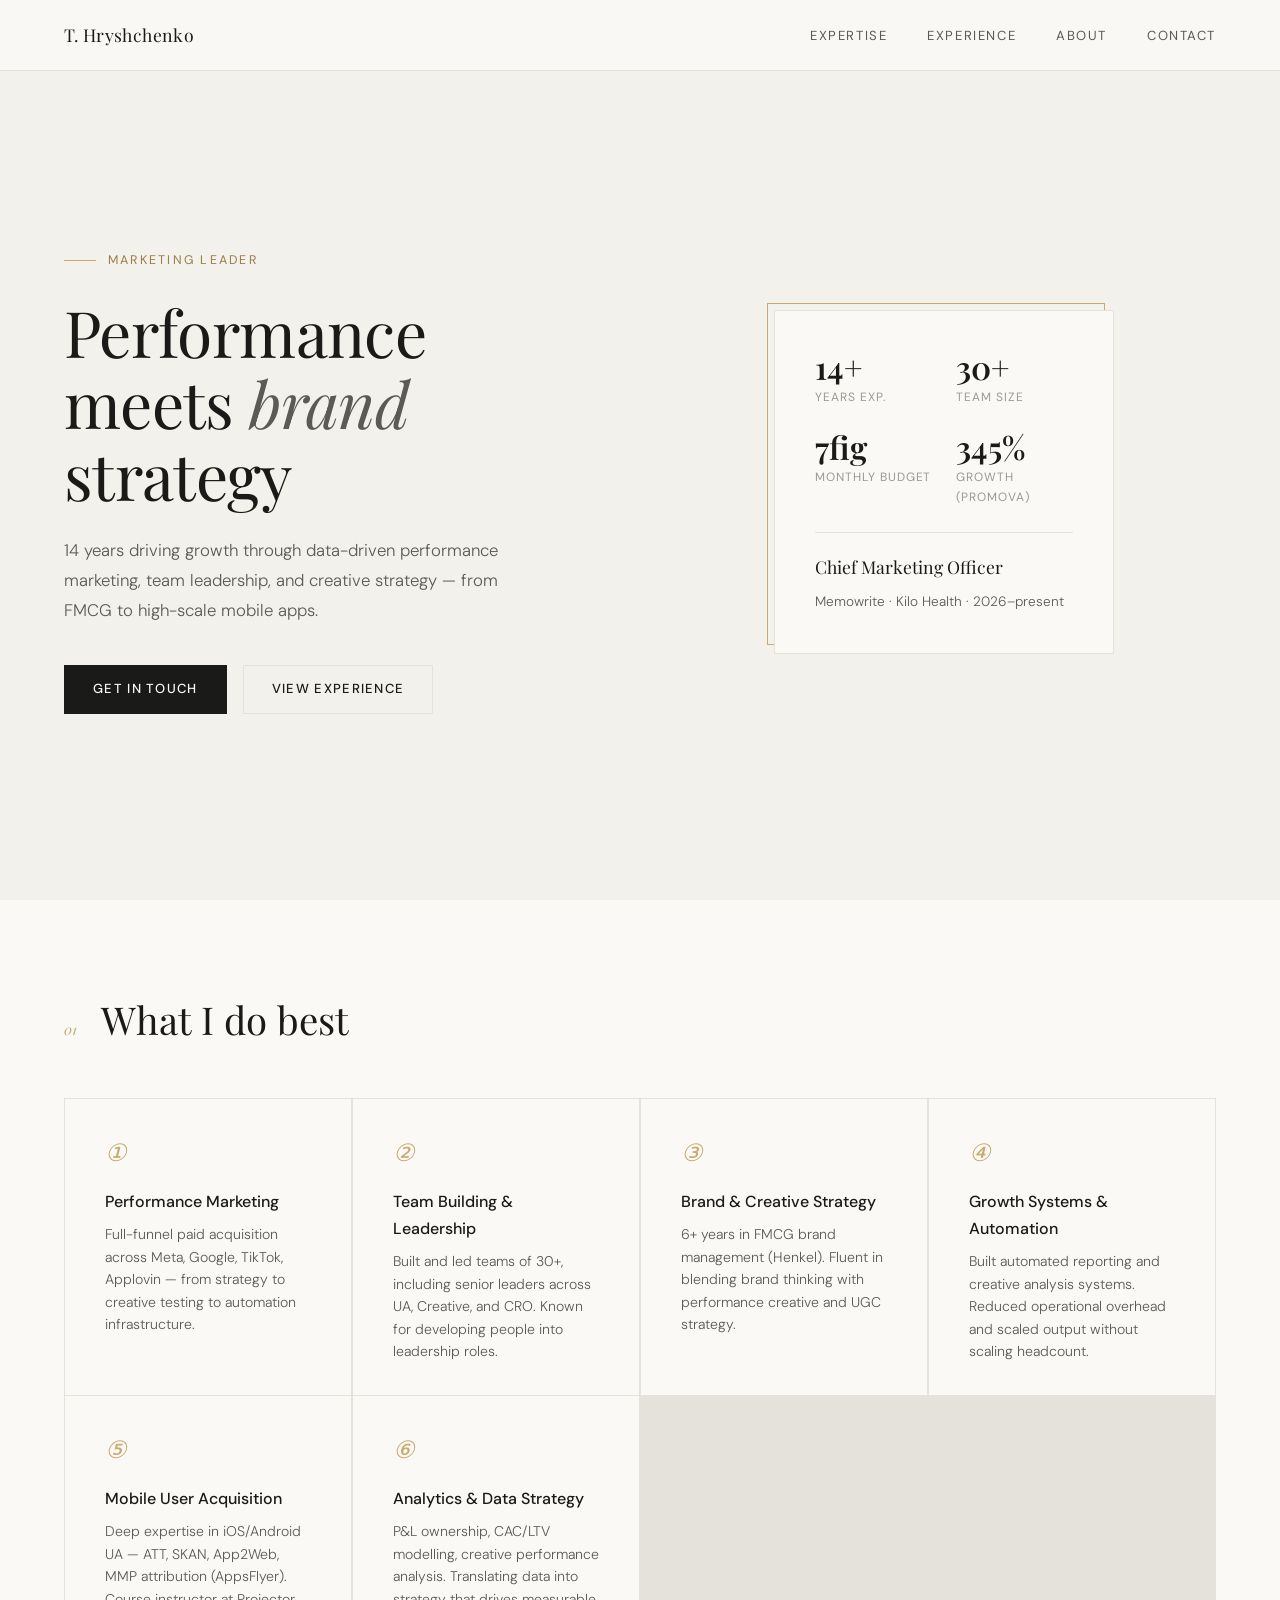
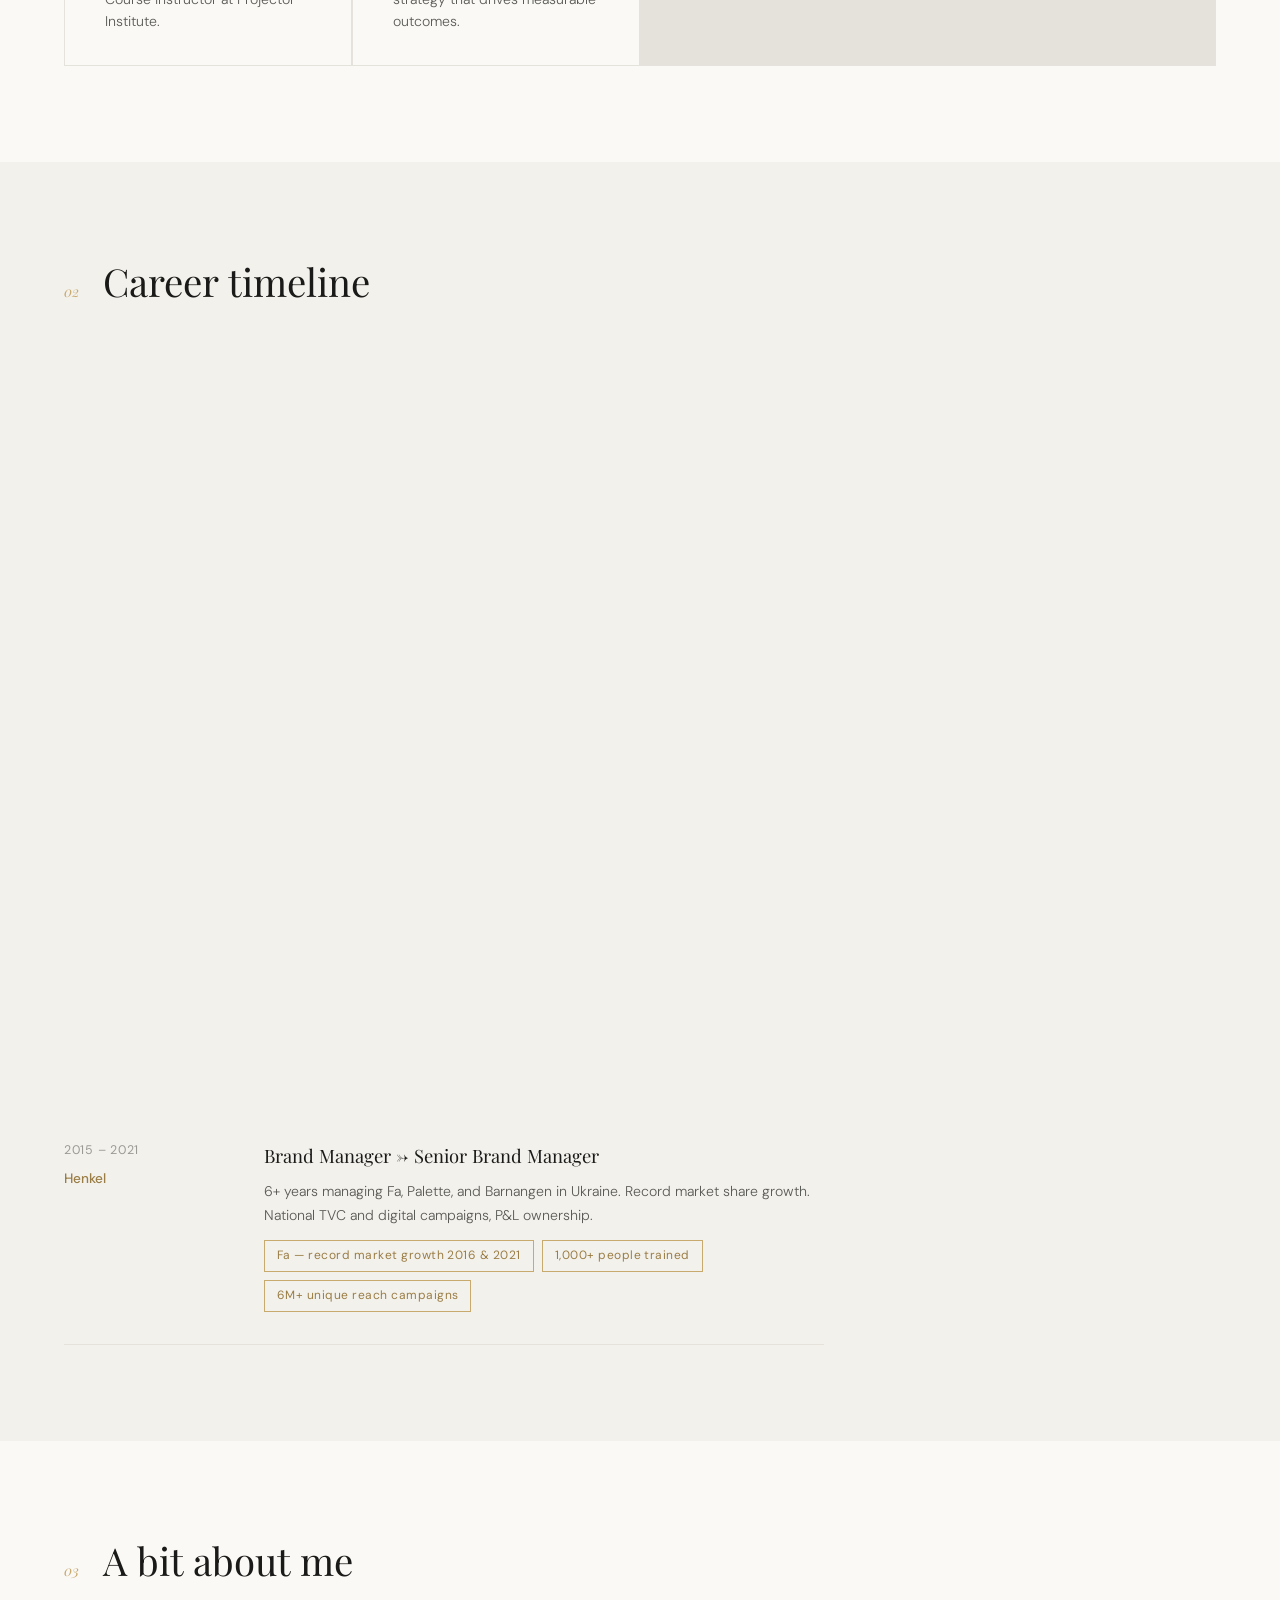
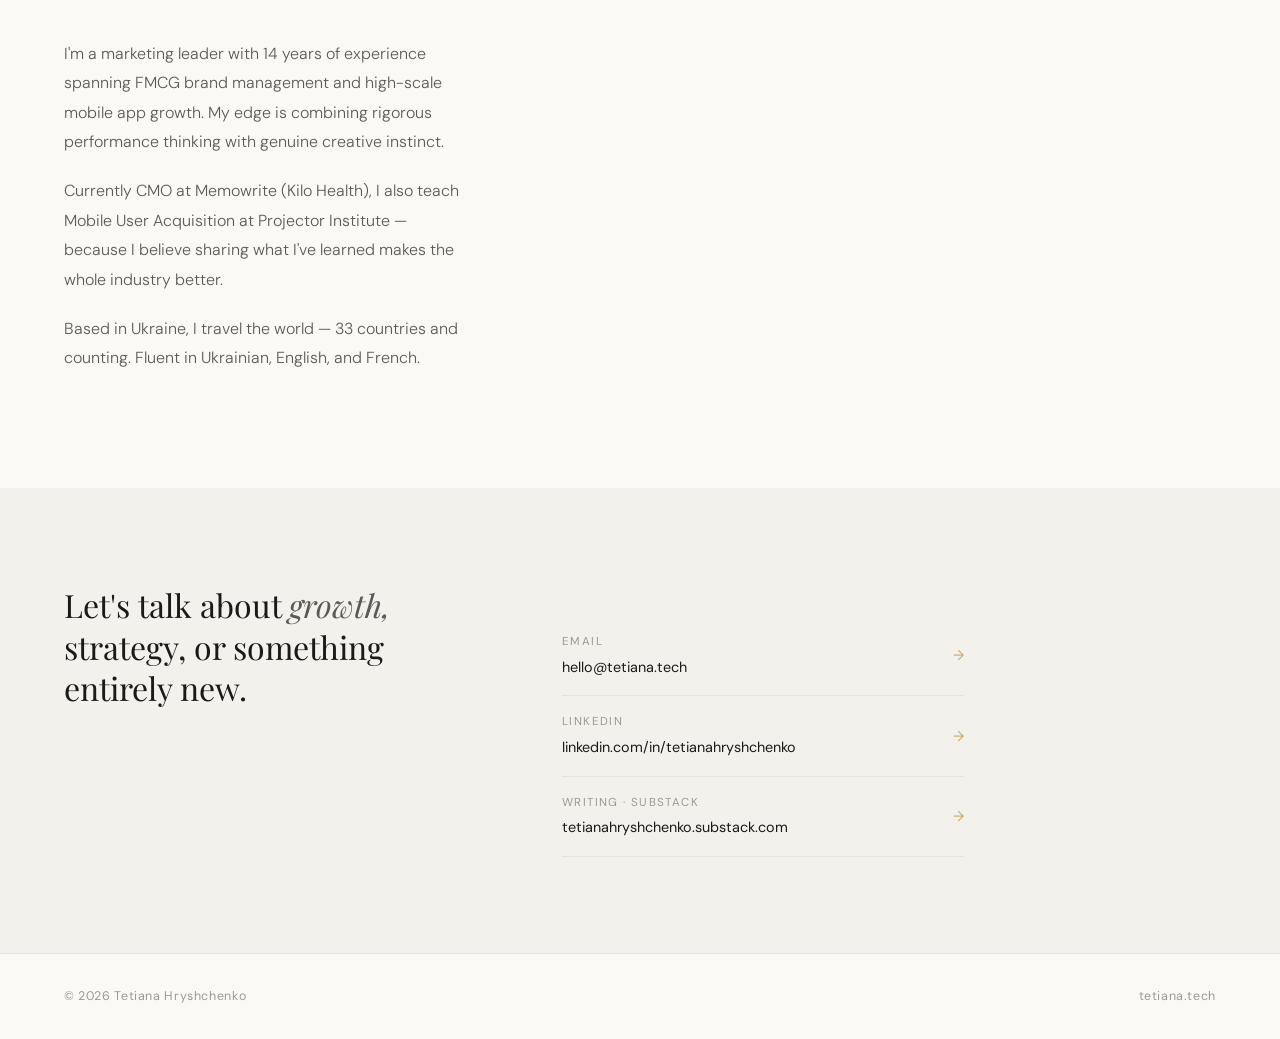
<file: index.html>
<!DOCTYPE html>
<html lang="en">
<head>
<meta charset="UTF-8">
<meta name="viewport" content="width=device-width, initial-scale=1.0">
<title>Tetiana Hryshchenko — Marketing Leader</title>
<link rel="preconnect" href="https://fonts.googleapis.com">
<link href="https://fonts.googleapis.com/css2?family=Playfair+Display:ital,wght@0,400;0,600;1,400&family=DM+Sans:wght@300;400;500&display=swap" rel="stylesheet">
<style>
  *, *::before, *::after { box-sizing: border-box; margin: 0; padding: 0; }

  :root {
    --ink: #1a1a18;
    --ink-soft: #5a5a56;
    --ink-muted: #9a9a94;
    --paper: #faf9f6;
    --paper-warm: #f3f1ec;
    --accent: #c8a96e;
    --accent-dark: #9a7d45;
    --line: #e4e2db;
  }

  html { scroll-behavior: smooth; }

  body {
    font-family: 'DM Sans', sans-serif;
    background: var(--paper);
    color: var(--ink);
    font-size: 16px;
    line-height: 1.7;
    overflow-x: hidden;
  }

  /* NAV */
  nav {
    position: fixed; top: 0; left: 0; right: 0; z-index: 100;
    display: flex; align-items: center; justify-content: space-between;
    padding: 1.25rem 4rem;
    background: rgba(250,249,246,0.92);
    backdrop-filter: blur(12px);
    border-bottom: 0.5px solid var(--line);
  }

  .nav-logo {
    font-family: 'Playfair Display', serif;
    font-size: 1.1rem;
    color: var(--ink);
    text-decoration: none;
    letter-spacing: 0.02em;
  }

  .nav-links { display: flex; gap: 2.5rem; list-style: none; }
  .nav-links a {
    font-size: 0.82rem;
    letter-spacing: 0.12em;
    text-transform: uppercase;
    color: var(--ink-soft);
    text-decoration: none;
    transition: color 0.2s;
  }
  .nav-links a:hover { color: var(--ink); }
  .nav-links .nav-product a {
    display: inline-flex; align-items: center; min-height: 44px;
    padding: 0 0.9rem; border: 1px solid var(--line);
    border-radius: 999px; color: var(--accent-dark);
    font-size: 0.875rem; text-transform: none; letter-spacing: 0.04em;
  }
  .nav-links .nav-product a:hover { border-color: var(--accent); }
  .nav-links { align-items: center; }

  /* HERO */
  .hero {
    min-height: 100vh;
    display: grid;
    grid-template-columns: 1fr 1fr;
    align-items: center;
    padding: 8rem 4rem 4rem;
    gap: 4rem;
    position: relative;
  }

  .hero::before {
    content: '';
    position: absolute;
    top: 0; right: 0;
    width: 45%;
    height: 100%;
    background: var(--paper-warm);
    z-index: 0;
  }

  .hero-text { position: relative; z-index: 1; }

  .hero-eyebrow {
    font-size: 0.78rem;
    letter-spacing: 0.18em;
    text-transform: uppercase;
    color: var(--accent-dark);
    margin-bottom: 1.5rem;
    display: flex;
    align-items: center;
    gap: 0.75rem;
  }

  .hero-eyebrow::before {
    content: '';
    display: inline-block;
    width: 2rem;
    height: 1px;
    background: var(--accent);
  }

  h1 {
    font-family: 'Playfair Display', serif;
    font-size: clamp(2.8rem, 5vw, 4.2rem);
    font-weight: 400;
    line-height: 1.12;
    letter-spacing: -0.01em;
    margin-bottom: 1.5rem;
  }

  h1 em {
    font-style: italic;
    color: var(--ink-soft);
  }

  .hero-desc {
    font-size: 1.05rem;
    color: var(--ink-soft);
    max-width: 460px;
    margin-bottom: 2.5rem;
    font-weight: 300;
    line-height: 1.8;
  }

  .cta-row { display: flex; gap: 1rem; flex-wrap: wrap; }

  .btn {
    display: inline-block;
    padding: 0.75rem 1.75rem;
    font-size: 0.82rem;
    letter-spacing: 0.1em;
    text-transform: uppercase;
    text-decoration: none;
    font-family: 'DM Sans', sans-serif;
    font-weight: 500;
    transition: all 0.2s;
    cursor: pointer;
  }

  .btn-primary {
    background: var(--ink);
    color: var(--paper);
    border: 1px solid var(--ink);
  }
  .btn-primary:hover { background: var(--ink-soft); border-color: var(--ink-soft); }

  .btn-outline {
    background: transparent;
    color: var(--ink);
    border: 1px solid var(--line);
  }
  .btn-outline:hover { border-color: var(--ink-soft); }

  .hero-visual {
    position: relative; z-index: 1;
    display: flex;
    align-items: flex-end;
    justify-content: center;
    padding: 2rem;
  }

  .hero-card {
    background: var(--paper);
    border: 0.5px solid var(--line);
    padding: 2.5rem;
    max-width: 340px;
    width: 100%;
    position: relative;
  }

  .hero-card::before {
    content: '';
    position: absolute;
    top: -8px; left: -8px;
    right: 8px; bottom: 8px;
    border: 0.5px solid var(--accent);
    z-index: -1;
  }

  .stat-row {
    display: grid;
    grid-template-columns: 1fr 1fr;
    gap: 1.5rem;
    margin-bottom: 1.5rem;
  }

  .stat-item { }
  .stat-num {
    font-family: 'Playfair Display', serif;
    font-size: 2rem;
    font-weight: 600;
    line-height: 1;
    color: var(--ink);
  }
  .stat-label {
    font-size: 0.75rem;
    color: var(--ink-muted);
    letter-spacing: 0.08em;
    text-transform: uppercase;
    margin-top: 0.25rem;
  }

  .hero-card-title {
    font-family: 'Playfair Display', serif;
    font-size: 1.1rem;
    margin-bottom: 0.5rem;
  }

  .hero-card-sub {
    font-size: 0.85rem;
    color: var(--ink-soft);
    font-weight: 300;
  }

  .hero-card-divider {
    height: 0.5px;
    background: var(--line);
    margin: 1.25rem 0;
  }

  /* SECTIONS */
  section { padding: 6rem 4rem; }
  section:nth-child(even) { background: var(--paper-warm); }

  .section-header {
    display: flex;
    align-items: baseline;
    gap: 1.5rem;
    margin-bottom: 3.5rem;
  }

  .section-num {
    font-family: 'Playfair Display', serif;
    font-size: 0.9rem;
    color: var(--accent);
    font-style: italic;
  }

  h2 {
    font-family: 'Playfair Display', serif;
    font-size: clamp(1.8rem, 3vw, 2.4rem);
    font-weight: 400;
    line-height: 1.2;
  }

  /* EXPERTISE */
  .expertise-grid {
    display: grid;
    grid-template-columns: repeat(auto-fit, minmax(260px, 1fr));
    gap: 1.5px;
    background: var(--line);
    border: 0.5px solid var(--line);
  }

  .expertise-cell {
    background: var(--paper);
    padding: 2rem 2.5rem;
    transition: background 0.2s;
  }

  .expertise-cell:hover { background: var(--paper-warm); }

  .expertise-icon {
    font-size: 1.5rem;
    margin-bottom: 1rem;
    color: var(--accent);
    font-family: 'Playfair Display', serif;
    font-style: italic;
  }

  .expertise-title {
    font-weight: 500;
    font-size: 1rem;
    margin-bottom: 0.5rem;
  }

  .expertise-desc {
    font-size: 0.88rem;
    color: var(--ink-soft);
    line-height: 1.6;
    font-weight: 300;
  }

  /* EXPERIENCE */
  .timeline { max-width: 760px; }

  .timeline-item {
    display: grid;
    grid-template-columns: 160px 1fr;
    gap: 2.5rem;
    padding: 2rem 0;
    border-bottom: 0.5px solid var(--line);
    position: relative;
  }

  .timeline-item:first-child { padding-top: 0; }

  .timeline-left { }

  .timeline-period {
    font-size: 0.78rem;
    color: var(--ink-muted);
    letter-spacing: 0.06em;
    margin-bottom: 0.35rem;
  }

  .timeline-company {
    font-size: 0.85rem;
    color: var(--accent-dark);
    font-weight: 500;
  }

  .timeline-right { }

  .timeline-role {
    font-family: 'Playfair Display', serif;
    font-size: 1.15rem;
    margin-bottom: 0.5rem;
    font-weight: 400;
  }

  .timeline-desc {
    font-size: 0.88rem;
    color: var(--ink-soft);
    font-weight: 300;
    line-height: 1.7;
  }

  .timeline-highlights {
    list-style: none;
    margin-top: 0.75rem;
    display: flex;
    flex-wrap: wrap;
    gap: 0.5rem;
  }

  .timeline-highlights li {
    font-size: 0.75rem;
    padding: 0.3rem 0.75rem;
    border: 0.5px solid var(--accent);
    color: var(--accent-dark);
    letter-spacing: 0.04em;
  }

  /* ABOUT */
  .about-grid {
    display: grid;
    grid-template-columns: 1fr 1fr;
    gap: 6rem;
    align-items: start;
    max-width: 900px;
  }

  .about-text p {
    color: var(--ink-soft);
    font-weight: 300;
    line-height: 1.85;
    margin-bottom: 1.2rem;
    font-size: 1rem;
  }

  .about-list { list-style: none; }
  .about-list li {
    padding: 0.6rem 0;
    border-bottom: 0.5px solid var(--line);
    font-size: 0.88rem;
    color: var(--ink-soft);
    display: flex;
    gap: 0.75rem;
    align-items: center;
  }
  .about-list li::before {
    content: '—';
    color: var(--accent);
    flex-shrink: 0;
  }

  /* CONTACT */
  .contact-inner {
    display: grid;
    grid-template-columns: 1fr 1fr;
    gap: 6rem;
    align-items: start;
    max-width: 900px;
  }

  .contact-text {
    font-family: 'Playfair Display', serif;
    font-size: clamp(1.6rem, 2.5vw, 2.2rem);
    font-weight: 400;
    line-height: 1.3;
    color: var(--ink);
  }

  .contact-text em {
    font-style: italic;
    color: var(--ink-soft);
  }

  .contact-links { list-style: none; margin-top: 2rem; }
  .contact-links li {
    padding: 1rem 0;
    border-bottom: 0.5px solid var(--line);
  }
  .contact-links a {
    text-decoration: none;
    color: var(--ink);
    font-size: 0.9rem;
    display: flex;
    align-items: center;
    justify-content: space-between;
    transition: color 0.2s;
  }
  .contact-links a:hover { color: var(--accent-dark); }
  .contact-links .link-label {
    font-size: 0.72rem;
    letter-spacing: 0.12em;
    text-transform: uppercase;
    color: var(--ink-muted);
    margin-bottom: 0.2rem;
  }
  .contact-links .arrow { color: var(--accent); }

  /* FOOTER */
  footer {
    padding: 2rem 4rem;
    border-top: 0.5px solid var(--line);
    display: flex;
    justify-content: space-between;
    align-items: center;
    font-size: 0.78rem;
    color: var(--ink-muted);
    letter-spacing: 0.05em;
  }

  /* ANIMATIONS */
  .fade-up {
    opacity: 0;
    transform: translateY(24px);
    transition: opacity 0.7s ease, transform 0.7s ease;
  }
  .fade-up.visible {
    opacity: 1;
    transform: none;
  }

  /* RESPONSIVE */
  @media (max-width: 900px) {
    nav { padding: 1rem 1.5rem; }
    .nav-links { display: flex; gap: 0; }
    .nav-links li:not(.nav-product) { display: none; }
    .hero { grid-template-columns: 1fr; padding: 6rem 1.5rem 3rem; min-height: auto; }
    .hero::before { display: none; }
    .hero-visual { display: none; }
    section { padding: 4rem 1.5rem; }
    .timeline-item { grid-template-columns: 1fr; gap: 0.5rem; }
    .about-grid, .contact-inner { grid-template-columns: 1fr; gap: 2.5rem; }
    footer { padding: 1.5rem; flex-direction: column; gap: 0.5rem; text-align: center; }
  }
</style>
</head>
<body>

<nav>
  <a href="#" class="nav-logo">T. Hryshchenko</a>
  <ul class="nav-links">
    <li><a href="#expertise">Expertise</a></li>
    <li><a href="#experience">Experience</a></li>
    <li><a href="#about">About</a></li>
    <li><a href="#contact">Contact</a></li>
    <!-- Show after the public App Store release. See docs/cutecat-release.md. -->
    <li class="nav-product" hidden><a href="/cutecat/">CuteCat</a></li>
  </ul>
</nav>

<!-- HERO -->
<section class="hero" id="top">
  <div class="hero-text">
    <div class="hero-eyebrow">Marketing Leader</div>
    <h1>Performance<br>meets <em>brand</em><br>strategy</h1>
    <p class="hero-desc">14 years driving growth through data-driven performance marketing, team leadership, and creative strategy — from FMCG to high-scale mobile apps.</p>
    <div class="cta-row">
      <a href="#contact" class="btn btn-primary">Get in touch</a>
      <a href="#experience" class="btn btn-outline">View experience</a>
    </div>
  </div>

  <div class="hero-visual">
    <div class="hero-card">
      <div class="stat-row">
        <div class="stat-item">
          <div class="stat-num">14+</div>
          <div class="stat-label">Years exp.</div>
        </div>
        <div class="stat-item">
          <div class="stat-num">30+</div>
          <div class="stat-label">Team size</div>
        </div>
        <div class="stat-item">
          <div class="stat-num">7fig</div>
          <div class="stat-label">Monthly budget</div>
        </div>
        <div class="stat-item">
          <div class="stat-num">345%</div>
          <div class="stat-label">Growth (Promova)</div>
        </div>
      </div>
      <div class="hero-card-divider"></div>
      <div class="hero-card-title">Chief Marketing Officer</div>
      <div class="hero-card-sub">Memowrite · Kilo Health · 2026–present</div>
    </div>
  </div>
</section>

<!-- EXPERTISE -->
<section id="expertise">
  <div class="section-header fade-up">
    <span class="section-num">01</span>
    <h2>What I do best</h2>
  </div>
  <div class="expertise-grid">
    <div class="expertise-cell fade-up">
      <div class="expertise-icon">①</div>
      <div class="expertise-title">Performance Marketing</div>
      <div class="expertise-desc">Full-funnel paid acquisition across Meta, Google, TikTok, Applovin — from strategy to creative testing to automation infrastructure.</div>
    </div>
    <div class="expertise-cell fade-up">
      <div class="expertise-icon">②</div>
      <div class="expertise-title">Team Building & Leadership</div>
      <div class="expertise-desc">Built and led teams of 30+, including senior leaders across UA, Creative, and CRO. Known for developing people into leadership roles.</div>
    </div>
    <div class="expertise-cell fade-up">
      <div class="expertise-icon">③</div>
      <div class="expertise-title">Brand & Creative Strategy</div>
      <div class="expertise-desc">6+ years in FMCG brand management (Henkel). Fluent in blending brand thinking with performance creative and UGC strategy.</div>
    </div>
    <div class="expertise-cell fade-up">
      <div class="expertise-icon">④</div>
      <div class="expertise-title">Growth Systems & Automation</div>
      <div class="expertise-desc">Built automated reporting and creative analysis systems. Reduced operational overhead and scaled output without scaling headcount.</div>
    </div>
    <div class="expertise-cell fade-up">
      <div class="expertise-icon">⑤</div>
      <div class="expertise-title">Mobile User Acquisition</div>
      <div class="expertise-desc">Deep expertise in iOS/Android UA — ATT, SKAN, App2Web, MMP attribution (AppsFlyer). Course instructor at Projector Institute.</div>
    </div>
    <div class="expertise-cell fade-up">
      <div class="expertise-icon">⑥</div>
      <div class="expertise-title">Analytics & Data Strategy</div>
      <div class="expertise-desc">P&L ownership, CAC/LTV modelling, creative performance analysis. Translating data into strategy that drives measurable outcomes.</div>
    </div>
  </div>
</section>

<!-- EXPERIENCE -->
<section id="experience">
  <div class="section-header fade-up">
    <span class="section-num">02</span>
    <h2>Career timeline</h2>
  </div>
  <div class="timeline">

    <div class="timeline-item fade-up">
      <div class="timeline-left">
        <div class="timeline-period">2026 – present</div>
        <div class="timeline-company">Memowrite</div>
      </div>
      <div class="timeline-right">
        <div class="timeline-role">Chief Marketing Officer</div>
        <div class="timeline-desc">Leading full marketing function for Memowrite — a service that helps people write their memoirs and preserve their legacy, part of Kilo Health.</div>
      </div>
    </div>

    <div class="timeline-item fade-up">
      <div class="timeline-left">
        <div class="timeline-period">2025 – 2026</div>
        <div class="timeline-company">w7g (SUITSME)</div>
      </div>
      <div class="timeline-right">
        <div class="timeline-role">VP of Marketing</div>
        <div class="timeline-desc">Built performance marketing infrastructure from early-stage to scalable acquisition across Meta, Applovin, and web for mental health app Fabu.</div>
        <ul class="timeline-highlights">
          <li>Double-digit CAC reduction</li>
          <li>100%+ ROAS weeks on web</li>
          <li>UA–Creative–Product collaboration</li>
        </ul>
      </div>
    </div>

    <div class="timeline-item fade-up">
      <div class="timeline-left">
        <div class="timeline-period">2024 – 2025</div>
        <div class="timeline-company">Genesis / Promova</div>
      </div>
      <div class="timeline-right">
        <div class="timeline-role">Head of Performance Marketing</div>
        <div class="timeline-desc">Built a full-stack performance engine for a language learning app — integrating strategy, media buying, creative production, analytics, and automation.</div>
        <ul class="timeline-highlights">
          <li>345% growth</li>
          <li>7-figure monthly budget</li>
          <li>Team of 30+</li>
        </ul>
      </div>
    </div>

    <div class="timeline-item fade-up">
      <div class="timeline-left">
        <div class="timeline-period">2023 – 2024</div>
        <div class="timeline-company">Genesis / Promova</div>
      </div>
      <div class="timeline-right">
        <div class="timeline-role">User Acquisition Lead</div>
        <div class="timeline-desc">Led strategic scaling of paid UA across Meta, Google, Snapchat, TikTok — achieving target CAC and ROMI across multiple acquisition streams.</div>
        <ul class="timeline-highlights">
          <li>Team of 6+ media buyers</li>
          <li>4 promoted to leadership</li>
        </ul>
      </div>
    </div>

    <div class="timeline-item fade-up">
      <div class="timeline-left">
        <div class="timeline-period">2015 – 2021</div>
        <div class="timeline-company">Henkel</div>
      </div>
      <div class="timeline-right">
        <div class="timeline-role">Brand Manager → Senior Brand Manager</div>
        <div class="timeline-desc">6+ years managing Fa, Palette, and Barnangen in Ukraine. Record market share growth. National TVC and digital campaigns, P&L ownership.</div>
        <ul class="timeline-highlights">
          <li>Fa — record market growth 2016 & 2021</li>
          <li>1,000+ people trained</li>
          <li>6M+ unique reach campaigns</li>
        </ul>
      </div>
    </div>

  </div>
</section>

<!-- ABOUT -->
<section id="about">
  <div class="section-header fade-up">
    <span class="section-num">03</span>
    <h2>A bit about me</h2>
  </div>
  <div class="about-grid">
    <div class="about-text fade-up">
      <p>I'm a marketing leader with 14 years of experience spanning FMCG brand management and high-scale mobile app growth. My edge is combining rigorous performance thinking with genuine creative instinct.</p>
      <p>Currently CMO at Memowrite (Kilo Health), I also teach Mobile User Acquisition at Projector Institute — because I believe sharing what I've learned makes the whole industry better.</p>
      <p>Based in Ukraine, I travel the world — 33 countries and counting. Fluent in Ukrainian, English, and French.</p>
    </div>
    <div class="fade-up">
      <ul class="about-list">
        <li>CMO @ Memowrite · Kilo Health</li>
        <li>UA Course Instructor · Projector Institute</li>
        <li>Meta · Google · TikTok · Applovin</li>
        <li>FMCG → Mobile app growth journey</li>
        <li>Team builder (30+ people)</li>
        <li>World traveler · 33 countries</li>
        <li>Author & literary writer</li>
      </ul>
    </div>
  </div>
</section>

<!-- CONTACT -->
<section id="contact">
  <div class="contact-inner">
    <div class="fade-up">
      <div class="contact-text">
        Let's talk about <em>growth,</em> strategy, or something entirely new.
      </div>
    </div>
    <div class="fade-up">
      <ul class="contact-links">
        <li>
          <a href="mailto:hello@tetiana.tech">
            <div>
              <div class="link-label">Email</div>
              hello@tetiana.tech
            </div>
            <span class="arrow">→</span>
          </a>
        </li>
        <li>
          <a href="https://www.linkedin.com/in/tetianahryshchenko" target="_blank" rel="noopener">
            <div>
              <div class="link-label">LinkedIn</div>
              linkedin.com/in/tetianahryshchenko
            </div>
            <span class="arrow">→</span>
          </a>
        </li>
        <li>
          <a href="https://tetianahryshchenko.substack.com" target="_blank" rel="noopener">
            <div>
              <div class="link-label">Writing · Substack</div>
              tetianahryshchenko.substack.com
            </div>
            <span class="arrow">→</span>
          </a>
        </li>
      </ul>
    </div>
  </div>
</section>

<footer>
  <span>© 2026 Tetiana Hryshchenko</span>
  <span>tetiana.tech</span>
</footer>

<script>
  const observer = new IntersectionObserver((entries) => {
    entries.forEach((entry, i) => {
      if (entry.isIntersecting) {
        setTimeout(() => entry.target.classList.add('visible'), i * 80);
      }
    });
  }, { threshold: 0.12 });

  document.querySelectorAll('.fade-up').forEach(el => observer.observe(el));
</script>
</body>
</html>
</file>
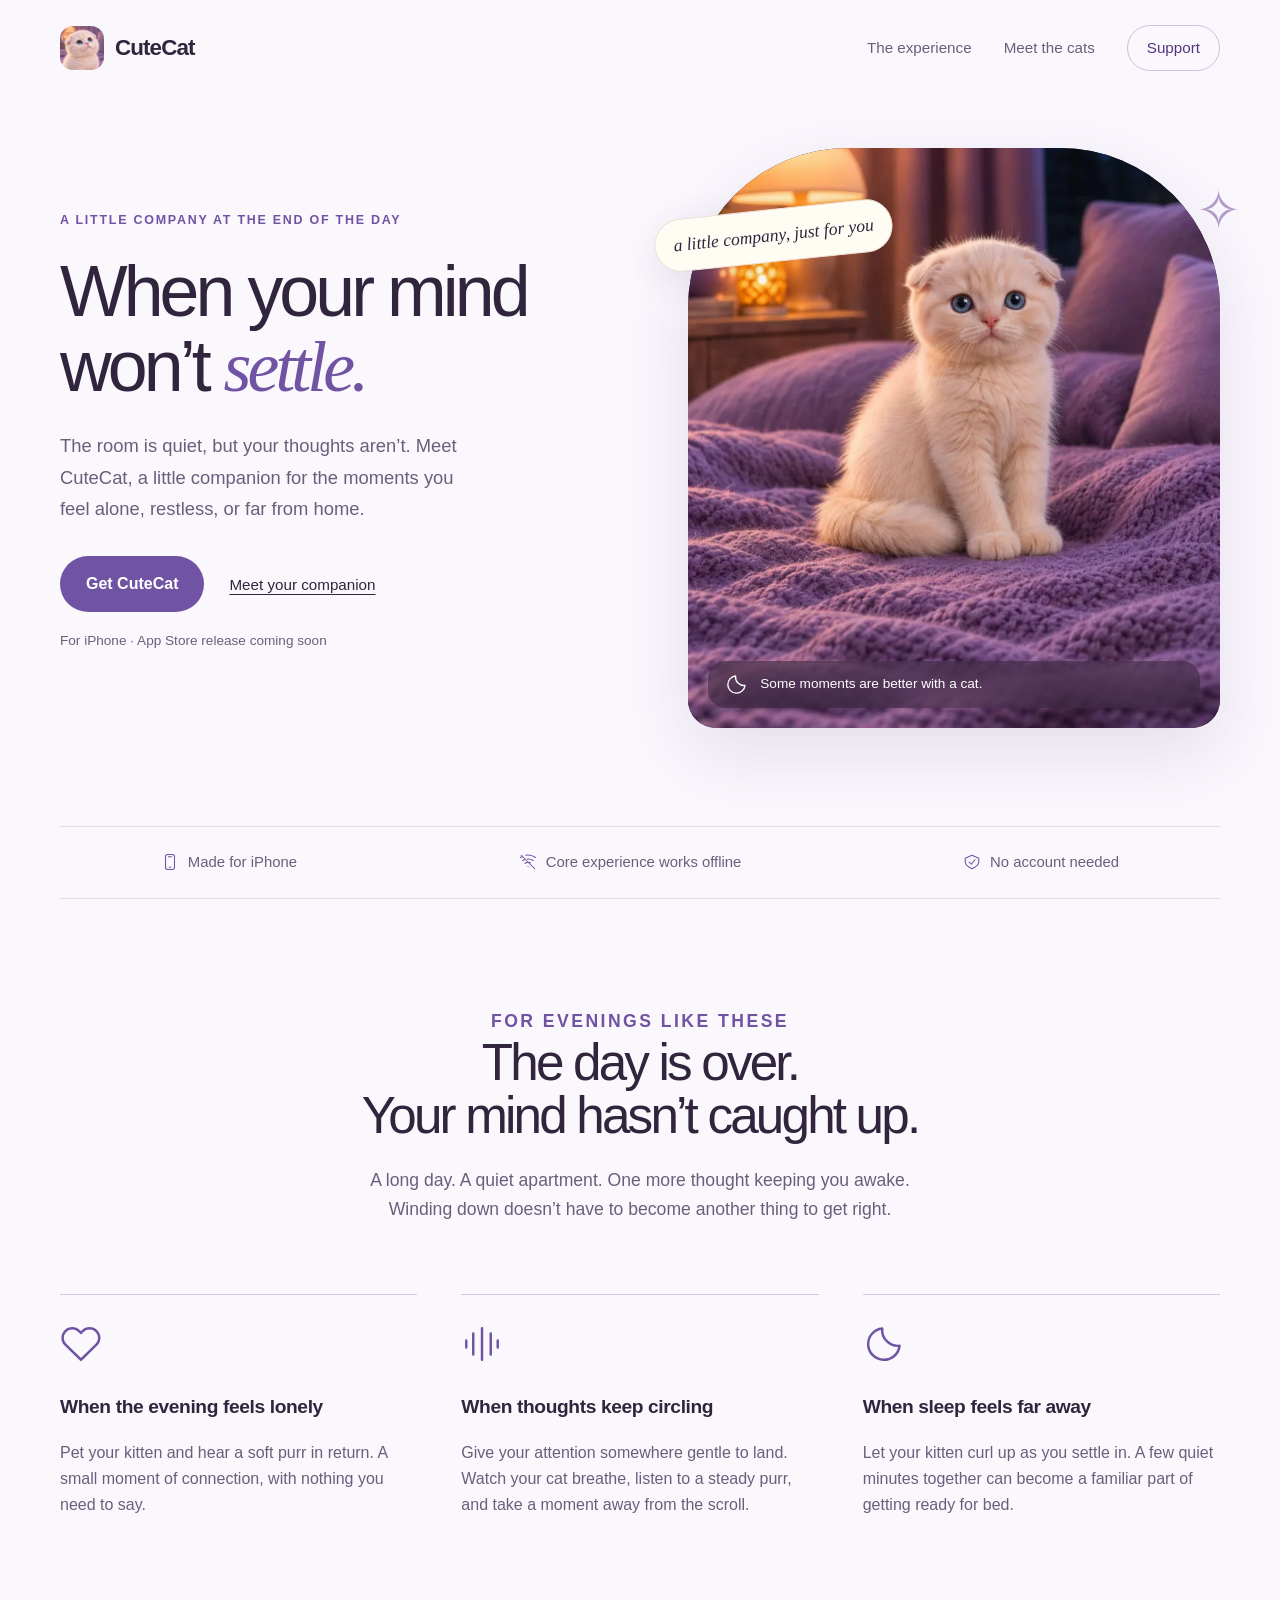
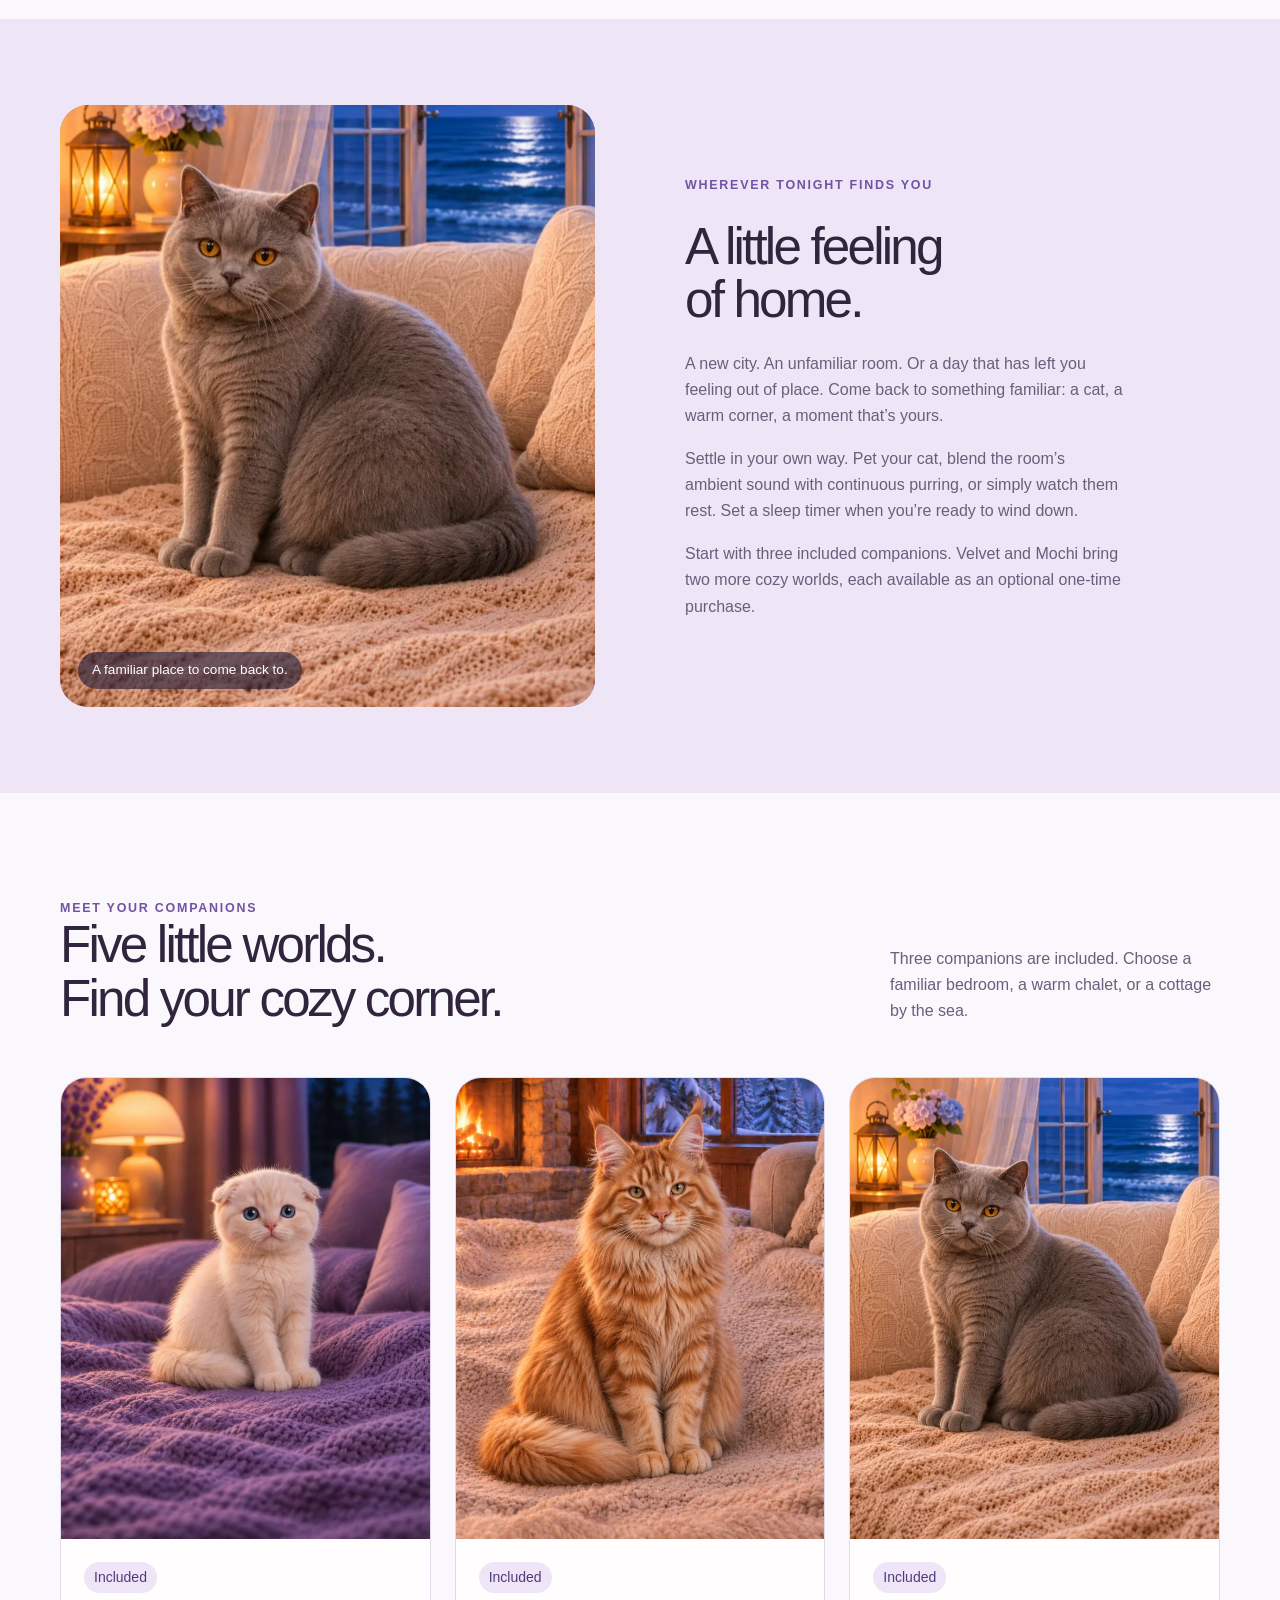
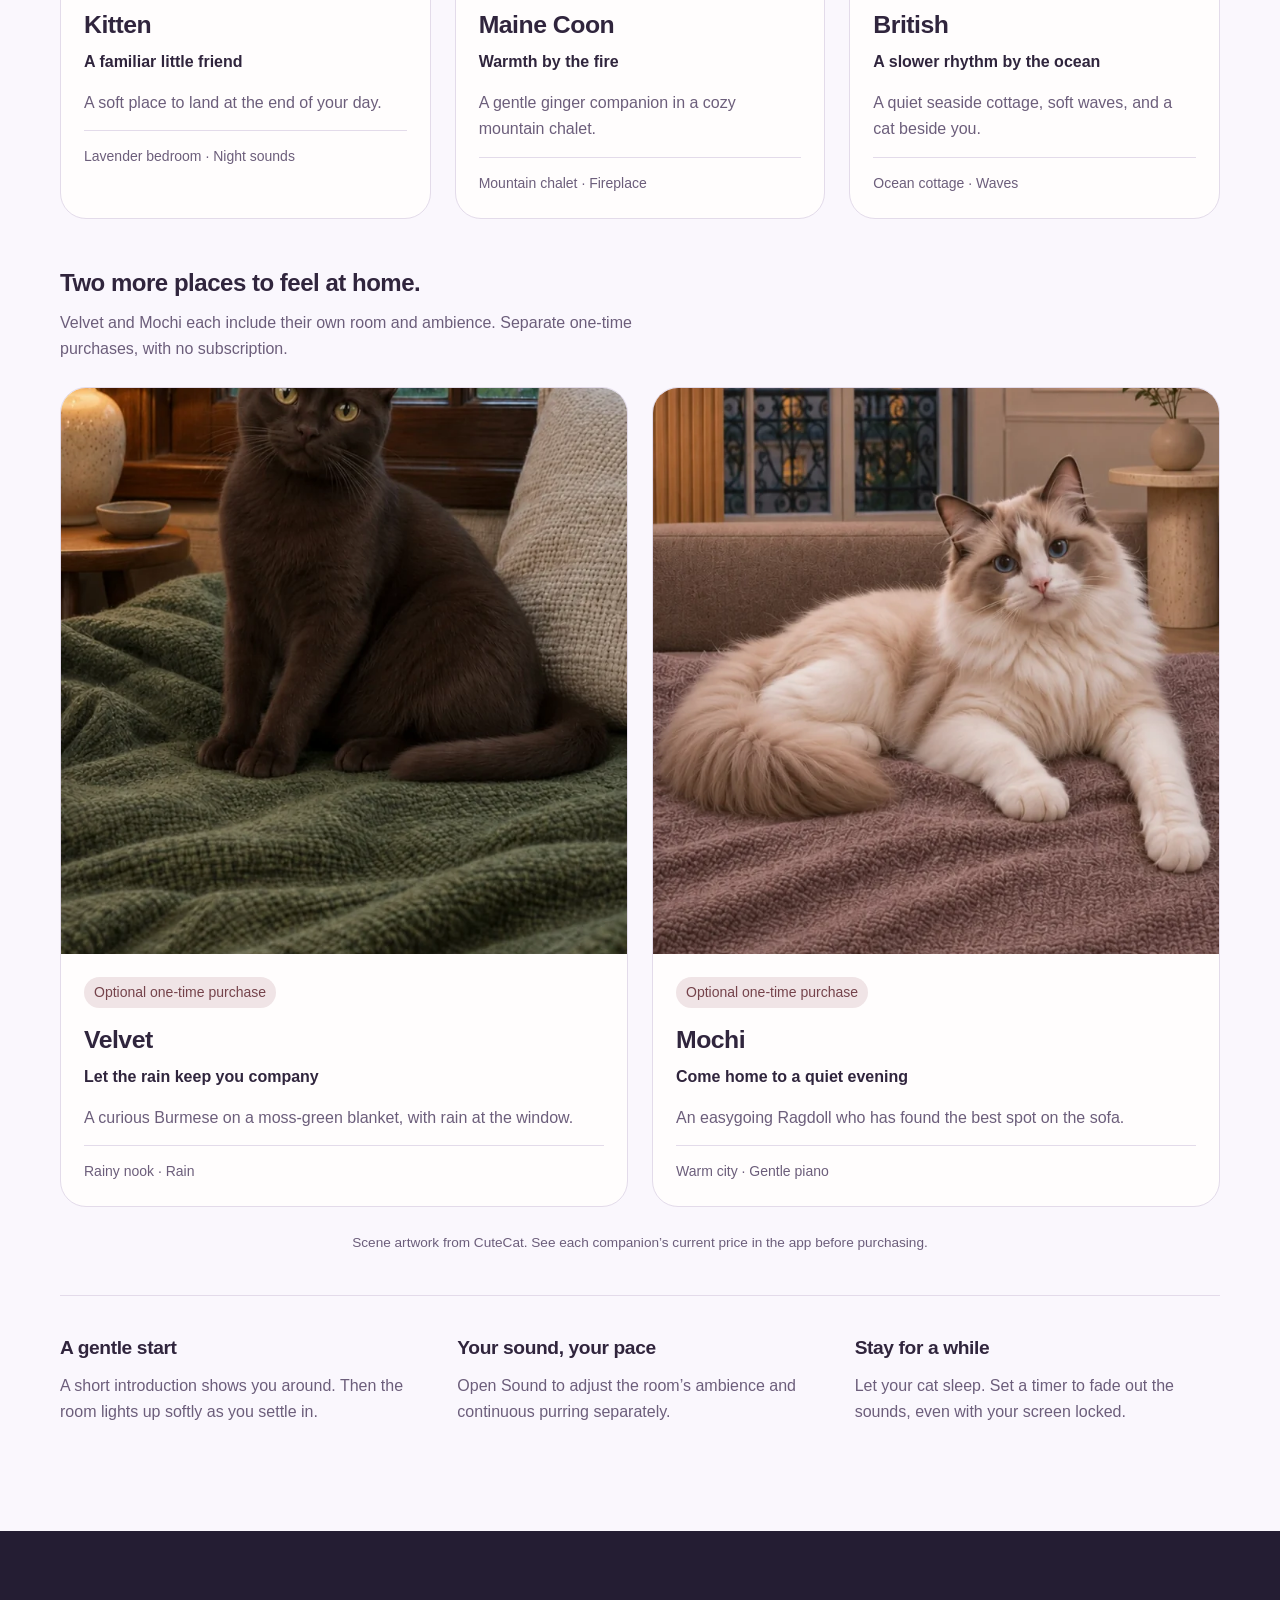
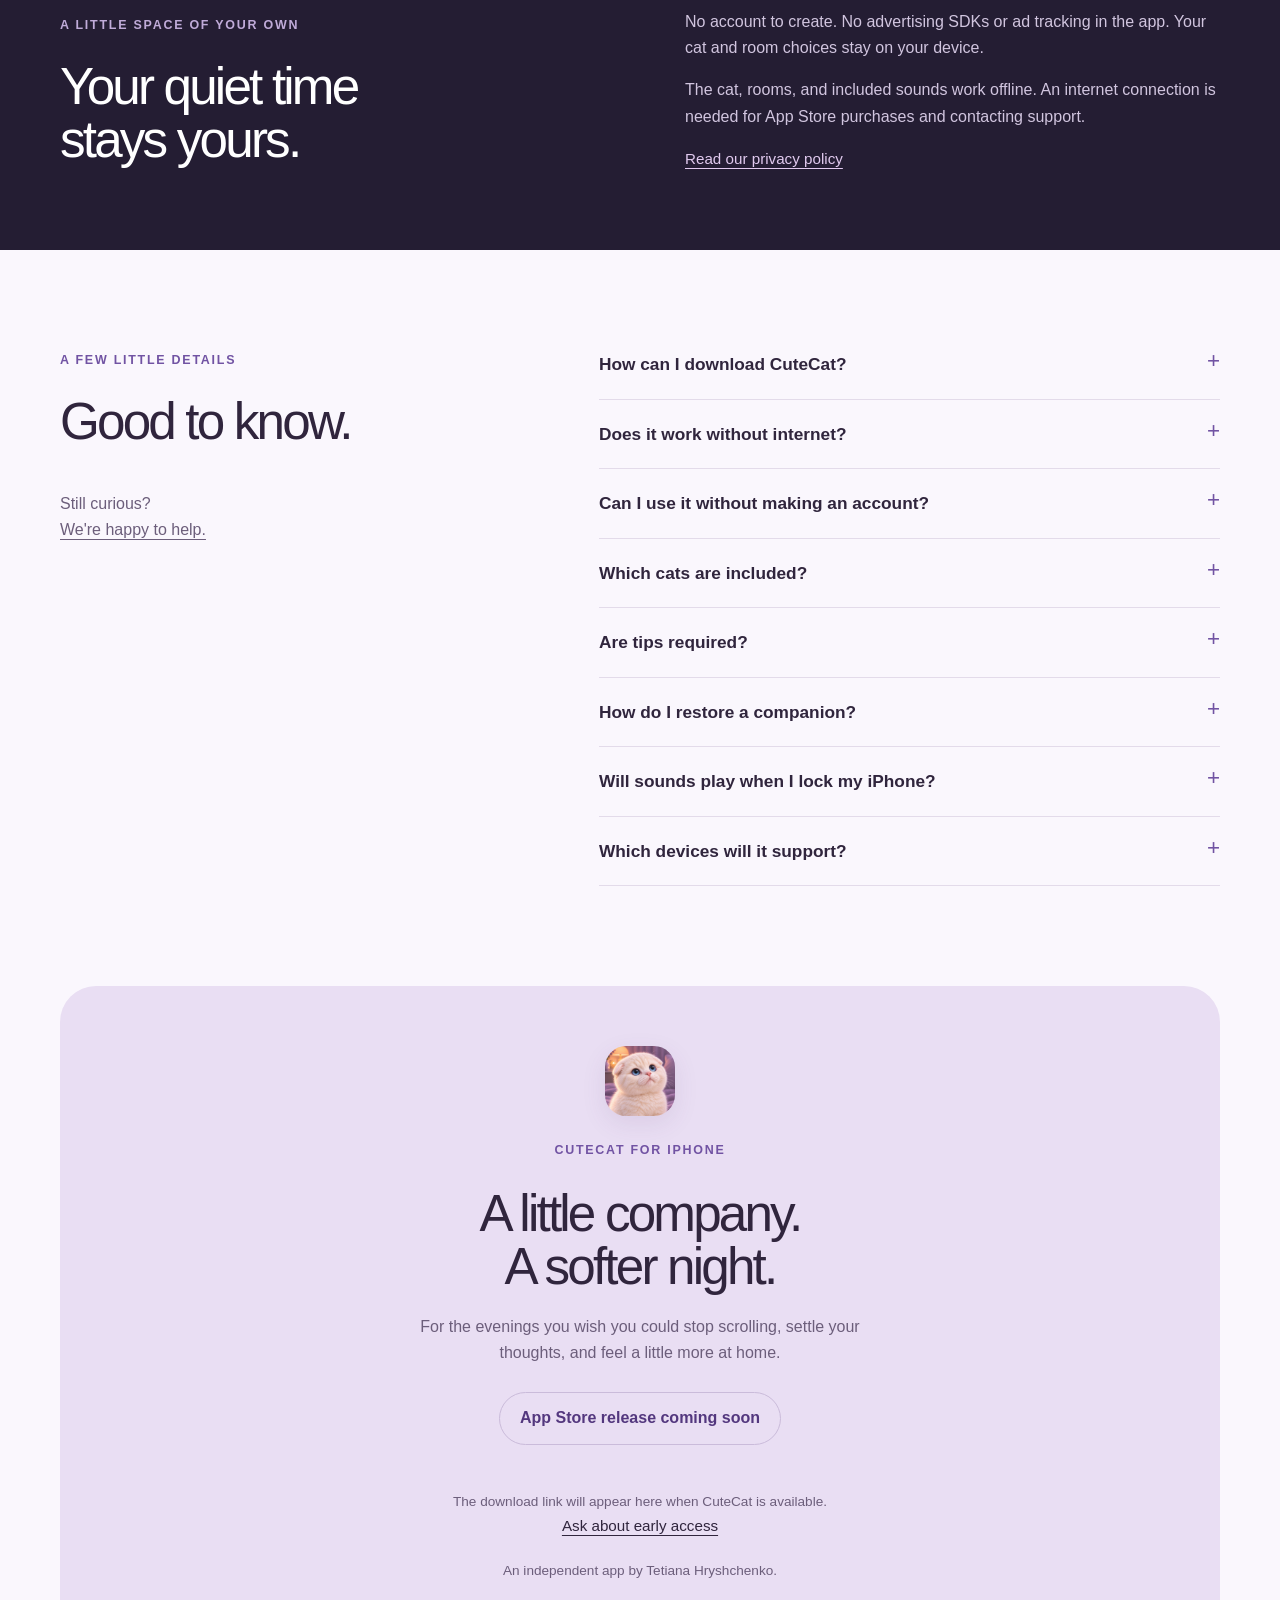
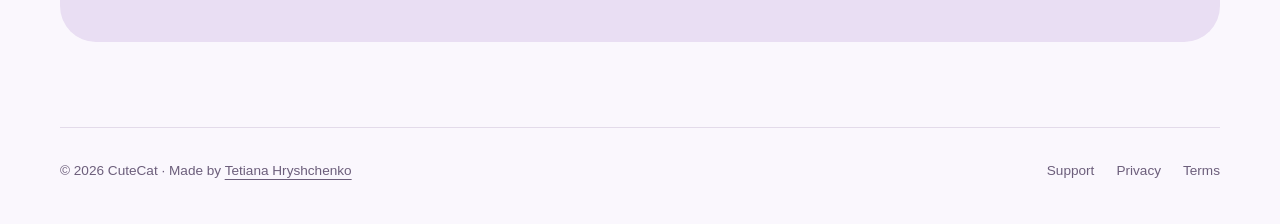
<file: cutecat/index.html>
<!doctype html>
<html lang="en"><head><meta charset="utf-8"><meta name="viewport" content="width=device-width, initial-scale=1"><meta name="theme-color" content="#faf7fd"><meta name="color-scheme" content="light"><meta name="referrer" content="strict-origin-when-cross-origin">
<title>CuteCat: Purr &amp; Sleep | A little company for restless nights.</title><meta name="description" content="A little company for lonely evenings and restless nights. Meet CuteCat, a cozy cat companion for iPhone, and find a small feeling of home. Coming soon."><link rel="canonical" href="https://tetiana.tech/cutecat/">
<meta property="og:type" content="website"><meta property="og:site_name" content="CuteCat"><meta property="og:title" content="CuteCat: Purr &amp; Sleep | A little company for restless nights."><meta property="og:description" content="A little company for lonely evenings and restless nights. Meet CuteCat, a cozy cat companion for iPhone, and find a small feeling of home. Coming soon."><meta property="og:url" content="https://tetiana.tech/cutecat/"><meta property="og:image" content="https://tetiana.tech/cutecat/assets/icon.png"><meta property="og:image:alt" content="A fluffy white CuteCat kitten in a lavender room"><meta name="twitter:card" content="summary"><link rel="icon" type="image/png" href="assets/icon.png"><link rel="apple-touch-icon" href="assets/icon.png"><link rel="stylesheet" href="styles.css"></head><body><a class="skip" href="#main">Skip to content</a><header class="site-header wrap"><a class="brand" href="./" aria-label="CuteCat home"><img src="assets/icon.png" alt="" width="44" height="44">CuteCat</a><nav class="nav" aria-label="Main navigation"><a class="desktop-link" href="#experience">The experience</a><a class="desktop-link" href="#screenshots">Meet the cats</a><a class="nav-contact" href="support/">Support</a></nav></header>
<main id="main">
<section class="hero wrap" aria-labelledby="hero-title"><div class="hero-copy"><p class="eyebrow">A little company at the end of the day</p><h1 id="hero-title">When your mind<br>won’t <em>settle.</em></h1><p>The room is quiet, but your thoughts aren’t. Meet CuteCat, a little companion for the moments you feel alone, restless, or far from home.</p><div class="actions"><a class="button" href="#download">Get CuteCat</a><a class="text-link" href="#screenshots">Meet your companion</a></div><p class="micro">For iPhone · App Store release coming soon</p></div><div class="hero-art"><div class="scene scene-current"><img class="scene-full" src="assets/companion-kitten.webp" alt="Kitten sitting on a lavender blanket in CuteCat's softly lit bedroom" width="720" height="1560" fetchpriority="high"><div class="scene-caption"><svg class="" viewBox="0 0 24 24" fill="none" stroke="currentColor" stroke-width="1.4" stroke-linecap="round" stroke-linejoin="round" aria-hidden="true"><path d="M20.9 13a9 9 0 0 1-9.9-9.9A9 9 0 1 0 20.9 13Z"/></svg><span>Some moments are better with a cat.</span></div></div><span class="floating-note">a little company, just for you</span><span class="sparkle" aria-hidden="true">✧</span></div></section>
<div class="promise-bar wrap" aria-label="At a glance"><span><svg class="" viewBox="0 0 24 24" fill="none" stroke="currentColor" stroke-width="1.4" stroke-linecap="round" stroke-linejoin="round" aria-hidden="true"><rect x="6" y="2" width="12" height="20" rx="3"/><path d="M10 5h4m-3 14h2"/></svg>Made for iPhone</span><span><svg class="" viewBox="0 0 24 24" fill="none" stroke="currentColor" stroke-width="1.4" stroke-linecap="round" stroke-linejoin="round" aria-hidden="true"><path d="m3 3 18 18M5 10a12 12 0 0 1 2-1m4-1a12 12 0 0 1 8 2M2 6a18 18 0 0 1 2-1m5-2a18 18 0 0 1 13 3M8 14a6 6 0 0 1 7-1M12 18h.01"/></svg>Core experience works offline</span><span><svg class="" viewBox="0 0 24 24" fill="none" stroke="currentColor" stroke-width="1.4" stroke-linecap="round" stroke-linejoin="round" aria-hidden="true"><path d="M12 3 3 7v5c0 5 9 9 9 9s9-4 9-9V7l-9-4Z"/><path d="m8 12 3 3 5-6"/></svg>No account needed</span></div>
<section class="wrap" id="experience" aria-labelledby="experience-title"><div class="intro"><p class="eyebrow">For evenings like these</p><h2 id="experience-title">The day is over.<br>Your mind hasn’t caught up.</h2><p>A long day. A quiet apartment. One more thought keeping you awake. Winding down doesn’t have to become another thing to get right.</p></div><div class="feature-grid"><article class="feature"><svg class="feature-icon" viewBox="0 0 24 24" fill="none" stroke="currentColor" stroke-width="1.4" stroke-linecap="round" stroke-linejoin="round" aria-hidden="true"><path d="M20.8 4.6a5.5 5.5 0 0 0-7.8 0L12 5.7l-1.1-1.1a5.5 5.5 0 0 0-7.8 7.8L12 21l8.8-8.6a5.5 5.5 0 0 0 0-7.8Z"/></svg><h3>When the evening feels lonely</h3><p>Pet your kitten and hear a soft purr in return. A small moment of connection, with nothing you need to say.</p></article><article class="feature"><svg class="feature-icon" viewBox="0 0 24 24" fill="none" stroke="currentColor" stroke-width="1.4" stroke-linecap="round" stroke-linejoin="round" aria-hidden="true"><path d="M3 10v4m4-8v12m5-15v18m5-15v12m4-8v4"/></svg><h3>When thoughts keep circling</h3><p>Give your attention somewhere gentle to land. Watch your cat breathe, listen to a steady purr, and take a moment away from the scroll.</p></article><article class="feature"><svg class="feature-icon" viewBox="0 0 24 24" fill="none" stroke="currentColor" stroke-width="1.4" stroke-linecap="round" stroke-linejoin="round" aria-hidden="true"><path d="M20.9 13a9 9 0 0 1-9.9-9.9A9 9 0 1 0 20.9 13Z"/></svg><h3>When sleep feels far away</h3><p>Let your kitten curl up as you settle in. A few quiet minutes together can become a familiar part of getting ready for bed.</p></article></div></section>
<section class="room-section" aria-labelledby="rooms-title"><div class="room-layout wrap"><div class="room-display"><img src="assets/companion-british.webp" alt="British beside a moonlit ocean in CuteCat" width="720" height="1560" loading="lazy"><span class="room-caption">A familiar place to come back to.</span></div><div class="room-copy"><p class="eyebrow">Wherever tonight finds you</p><h2 id="rooms-title" class="section-title">A little feeling<br>of home.</h2><p>A new city. An unfamiliar room. Or a day that has left you feeling out of place. Come back to something familiar: a cat, a warm corner, a moment that’s yours.</p><p>Settle in your own way. Pet your cat, blend the room’s ambient sound with continuous purring, or simply watch them rest. Set a sleep timer when you’re ready to wind down.</p><p>Start with three included companions. Velvet and Mochi bring two more cozy worlds, each available as an optional one-time purchase.</p></div></div></section>
<section class="screens-section wrap" id="screenshots" aria-labelledby="screens-title"><div class="screens-heading"><div><p class="eyebrow">Meet your companions</p><h2 id="screens-title" class="section-title">Five little worlds.<br>Find your cozy corner.</h2></div><p>Three companions are included. Choose a familiar bedroom, a warm chalet, or a cottage by the sea.</p></div><div class="companion-grid included-grid"><article class="companion-card"><div class="companion-picture"><img src="assets/companion-kitten.webp" alt="Kitten in the lavender bedroom scene from CuteCat" width="720" height="1560" loading="lazy"></div><div class="companion-copy"><p class="companion-access">Included</p><h3>Kitten</h3><p class="companion-mood">A familiar little friend</p><p>A soft place to land at the end of your day.</p><p class="companion-atmosphere">Lavender bedroom · Night sounds</p></div></article><article class="companion-card"><div class="companion-picture"><img src="assets/companion-maine-coon.webp" alt="Maine Coon in the mountain chalet scene from CuteCat" width="720" height="1560" loading="lazy"></div><div class="companion-copy"><p class="companion-access">Included</p><h3>Maine Coon</h3><p class="companion-mood">Warmth by the fire</p><p>A gentle ginger companion in a cozy mountain chalet.</p><p class="companion-atmosphere">Mountain chalet · Fireplace</p></div></article><article class="companion-card"><div class="companion-picture"><img src="assets/companion-british.webp" alt="British in the ocean cottage scene from CuteCat" width="720" height="1560" loading="lazy"></div><div class="companion-copy"><p class="companion-access">Included</p><h3>British</h3><p class="companion-mood">A slower rhythm by the ocean</p><p>A quiet seaside cottage, soft waves, and a cat beside you.</p><p class="companion-atmosphere">Ocean cottage · Waves</p></div></article></div><div class="premium-heading"><h3>Two more places to feel at home.</h3><p>Velvet and Mochi each include their own room and ambience. Separate one-time purchases, with no subscription.</p></div><div class="companion-grid premium-grid"><article class="companion-card"><div class="companion-picture"><img src="assets/companion-velvet.webp" alt="Velvet in the rainy nook scene from CuteCat" width="720" height="1560" loading="lazy"></div><div class="companion-copy"><p class="companion-access premium">Optional one-time purchase</p><h3>Velvet</h3><p class="companion-mood">Let the rain keep you company</p><p>A curious Burmese on a moss-green blanket, with rain at the window.</p><p class="companion-atmosphere">Rainy nook · Rain</p></div></article><article class="companion-card"><div class="companion-picture"><img src="assets/companion-mochi.webp" alt="Mochi in the warm city scene from CuteCat" width="720" height="1560" loading="lazy"></div><div class="companion-copy"><p class="companion-access premium">Optional one-time purchase</p><h3>Mochi</h3><p class="companion-mood">Come home to a quiet evening</p><p>An easygoing Ragdoll who has found the best spot on the sofa.</p><p class="companion-atmosphere">Warm city · Gentle piano</p></div></article></div><p class="screens-note">Scene artwork from CuteCat. See each companion’s current price in the app before purchasing.</p><div class="ritual-strip"><div><h3>A gentle start</h3><p>A short introduction shows you around. Then the room lights up softly as you settle in.</p></div><div><h3>Your sound, your pace</h3><p>Open Sound to adjust the room’s ambience and continuous purring separately.</p></div><div><h3>Stay for a while</h3><p>Let your cat sleep. Set a timer to fade out the sounds, even with your screen locked.</p></div></div></section>
<section class="quiet-section" aria-labelledby="privacy-title"><div class="quiet-layout wrap"><div><p class="eyebrow">A little space of your own</p><h2 id="privacy-title">Your quiet time<br>stays yours.</h2></div><div><p>No account to create. No advertising SDKs or ad tracking in the app. Your cat and room choices stay on your device.</p><p>The cat, rooms, and included sounds work offline. An internet connection is needed for App Store purchases and contacting support.</p><a class="text-link" href="privacy/">Read our privacy policy</a></div></div></section>
<section class="faq-section wrap" aria-labelledby="faq-title"><div><p class="eyebrow">A few little details</p><h2 id="faq-title">Good to know.</h2><p>Still curious?<br><a href="support/">We're happy to help.</a></p></div><div class="faq-list">
<details><summary>How can I download CuteCat?</summary><p>CuteCat is preparing for its first public App Store release. It isn’t available to download from the App Store yet. Check <a href="#download">download availability</a> below, or <a href="mailto:hello@tetiana.tech?subject=CuteCat%20early%20access">ask about early access</a>.</p></details>
<details><summary>Does it work without internet?</summary><p>Yes. The cat, rooms, and included sounds work on your iPhone without a connection. Downloading the app, making or restoring purchases, and sending a support email require internet access.</p></details>
<details><summary>Can I use it without making an account?</summary><p>Yes. CuteCat does not have account registration. You can open the app and spend time with your cat.</p></details>
<details><summary>Which cats are included?</summary><p>Kitten, Maine Coon, and British are included with their matching rooms. Velvet and Mochi are available as separate, optional one-time purchases. Each unlocks that companion and its room. There are no subscriptions.</p></details>
<details><summary>Are tips required?</summary><p>No. Tips are optional, repeatable purchases that support development. They do not unlock cats or features. Companion purchases are separate. Apple shows the price and currency before you confirm any purchase.</p></details>
<details><summary>How do I restore a companion?</summary><p>Tap the room name to open Your companions, then tap Restore purchases using the Apple Account that made the purchase. Restoration applies to purchased companions; tips are consumable purchases.</p></details>
<details><summary>Will sounds play when I lock my iPhone?</summary><p>Enabled room sounds and continuous purring can keep playing when you lock your iPhone or switch apps. The sleep timer fades them out when it ends. To stop sooner, open Sound and tap Stop all.</p></details>
<details><summary>Which devices will it support?</summary><p>CuteCat is being prepared for iPhone with iOS 26 or later. Check the App Store listing for final compatibility when it launches.</p></details>
</div></section>
<section class="launch-section wrap" id="download" aria-labelledby="launch-title"><div class="launch-box"><img src="assets/icon.png" alt="CuteCat app icon" width="70" height="70" loading="lazy"><p class="eyebrow">CuteCat for iPhone</p><h2 id="launch-title">A little company.<br>A softer night.</h2><p>For the evenings you wish you could stop scrolling, settle your thoughts, and feel a little more at home.</p><p class="release-status" role="status">App Store release coming soon</p><p class="micro">The download link will appear here when CuteCat is available.</p><a class="text-link" href="mailto:hello@tetiana.tech?subject=CuteCat%20early%20access">Ask about early access</a><p class="micro maker-note">An independent app by Tetiana Hryshchenko.</p></div></section>
</main><footer class="site-footer wrap"><span>© 2026 CuteCat · Made by <a href="https://tetiana.tech/">Tetiana Hryshchenko</a></span><nav class="footer-links" aria-label="Footer"><a href="support/">Support</a><a href="privacy/">Privacy</a><a href="terms/">Terms</a></nav></footer></body></html>
</file>
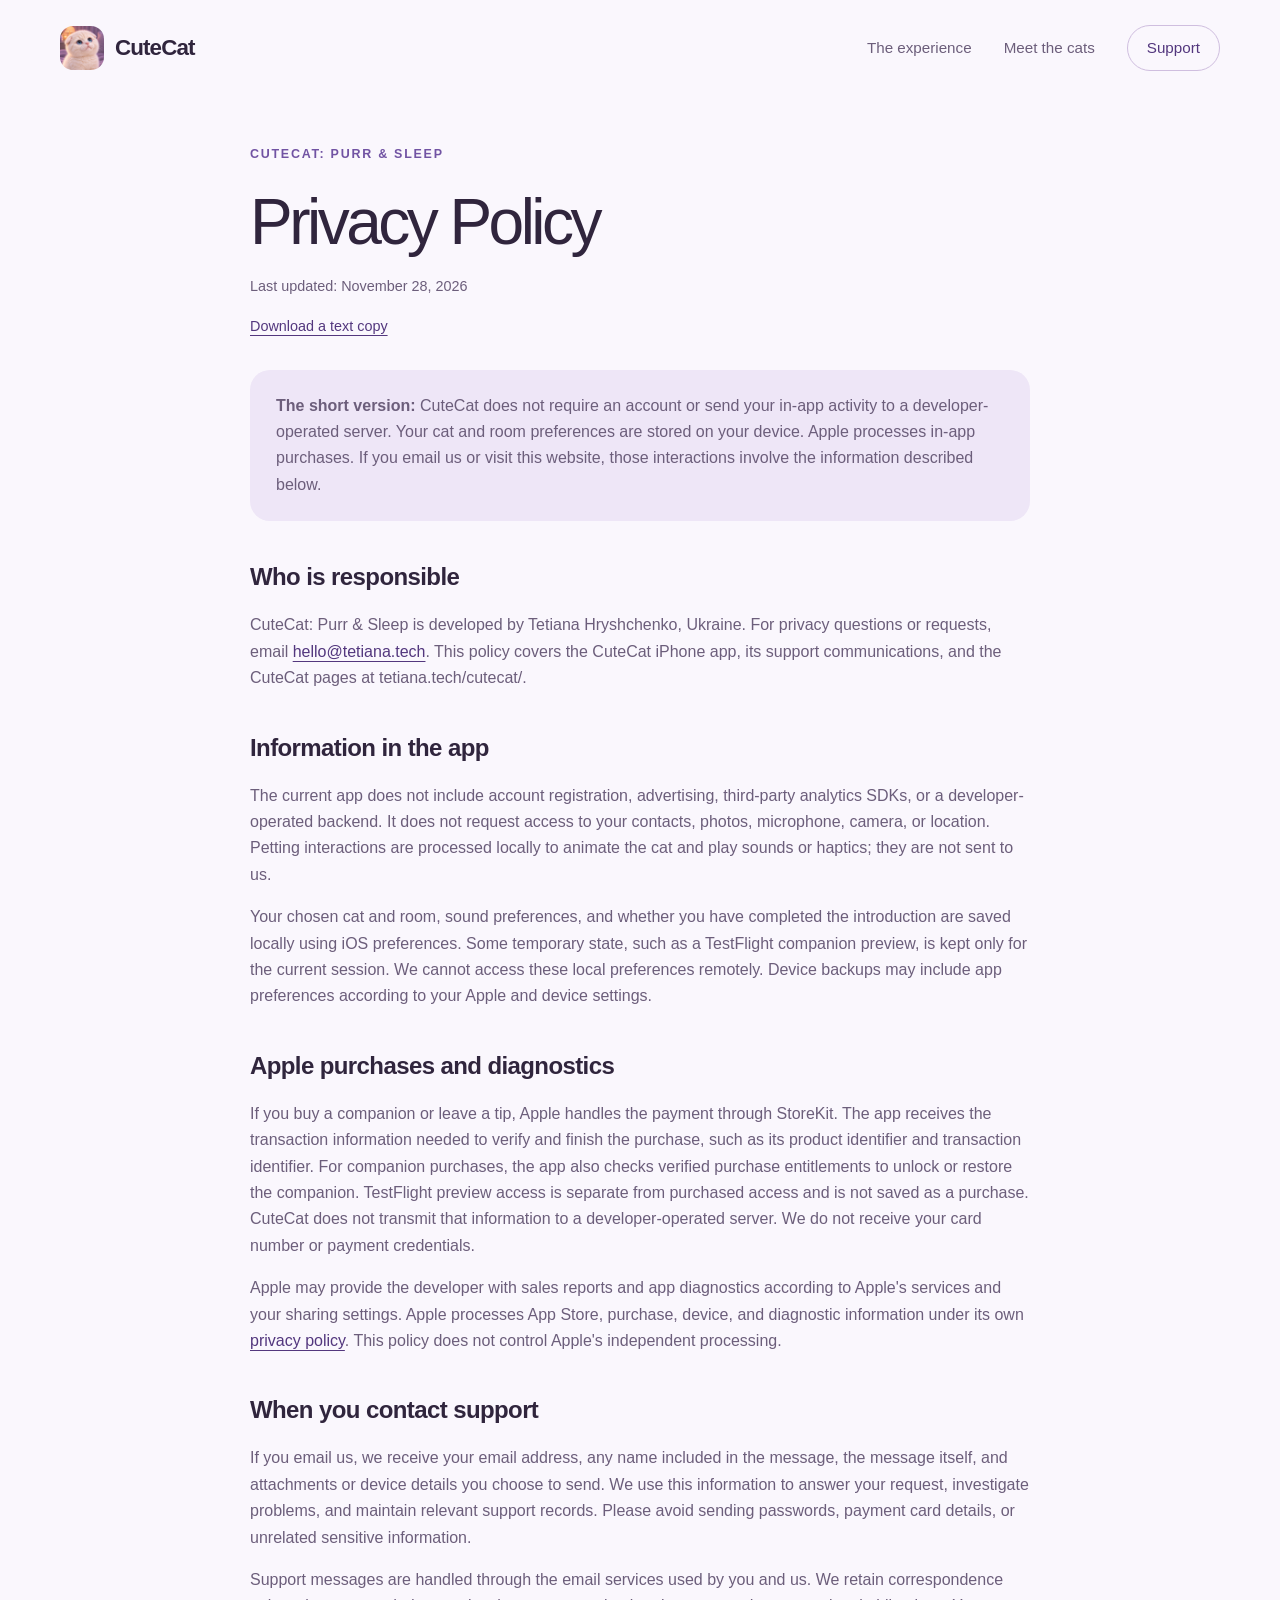
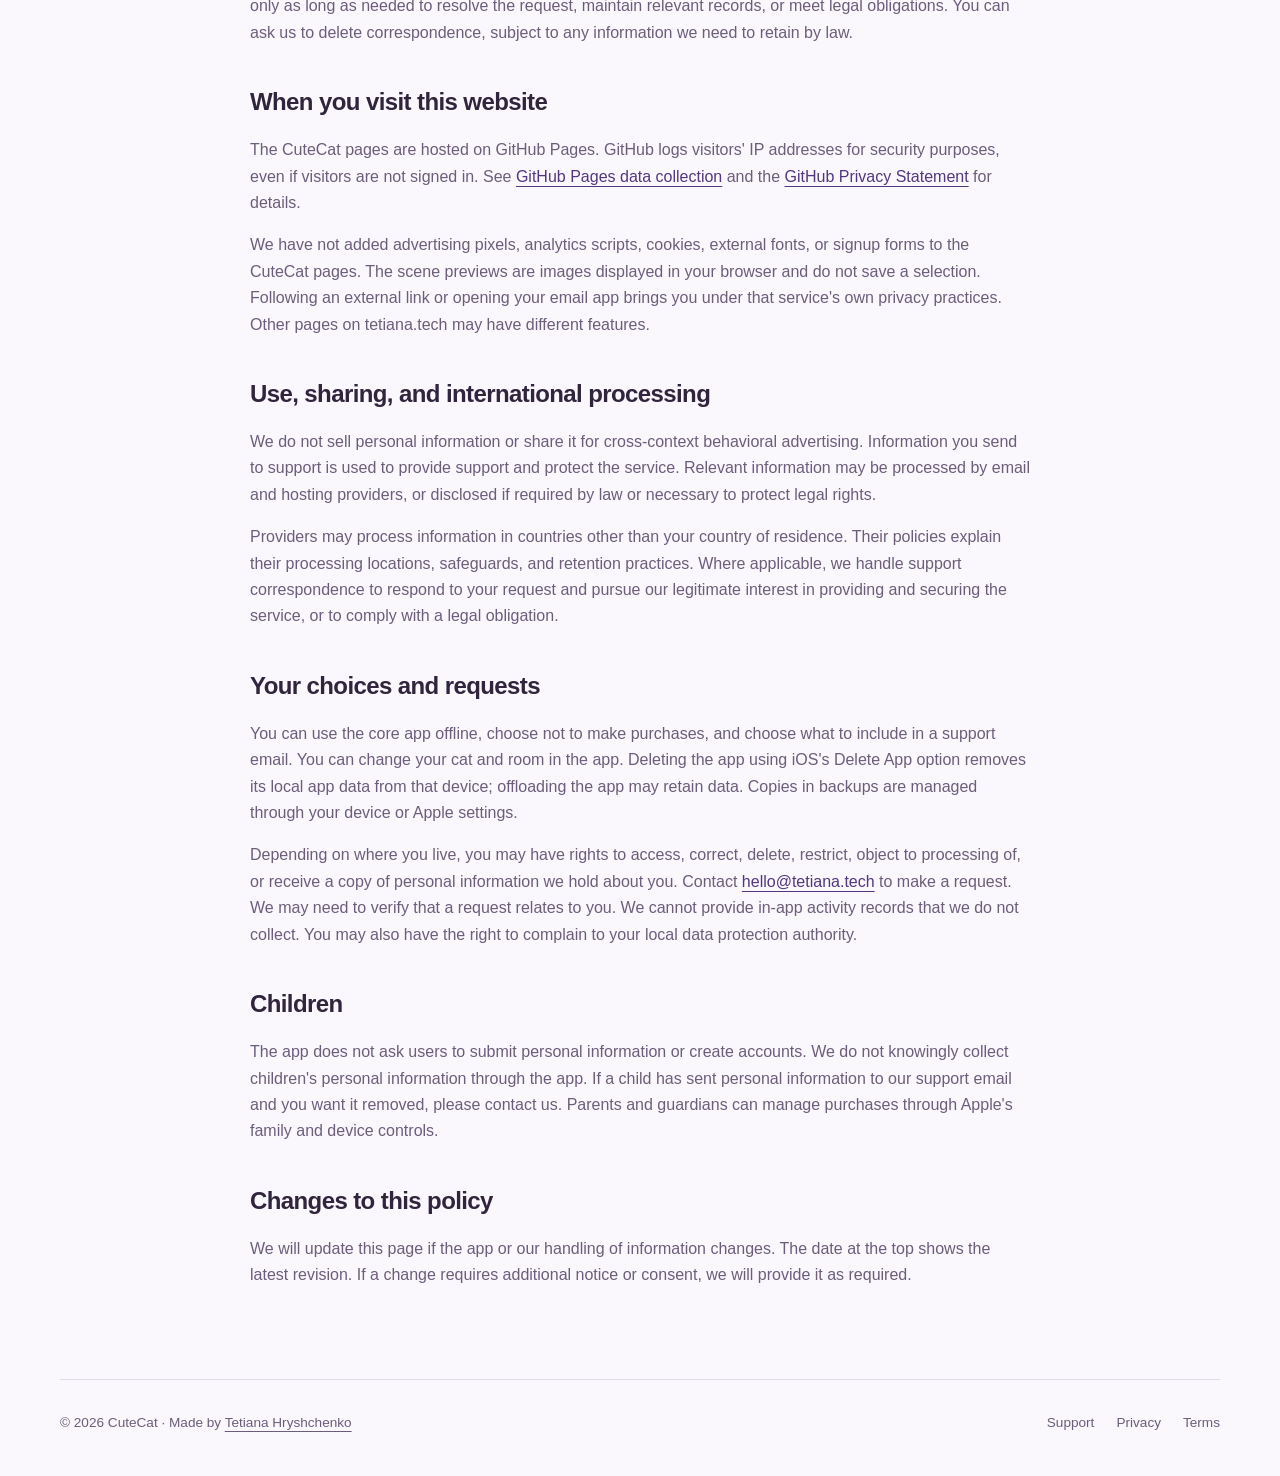
<file: cutecat/privacy/index.html>
<!doctype html>
<html lang="en"><head><meta charset="utf-8"><meta name="viewport" content="width=device-width, initial-scale=1"><meta name="theme-color" content="#faf7fd"><meta name="color-scheme" content="light"><meta name="referrer" content="strict-origin-when-cross-origin">
<title>Privacy Policy | CuteCat</title><meta name="description" content="How CuteCat handles local app preferences, Apple purchases, support messages, and website visits."><link rel="canonical" href="https://tetiana.tech/cutecat/privacy/">
<meta property="og:type" content="website"><meta property="og:site_name" content="CuteCat"><meta property="og:title" content="Privacy Policy | CuteCat"><meta property="og:description" content="How CuteCat handles local app preferences, Apple purchases, support messages, and website visits."><meta property="og:url" content="https://tetiana.tech/cutecat/privacy/"><meta property="og:image" content="https://tetiana.tech/cutecat/assets/icon.png"><meta property="og:image:alt" content="A fluffy white CuteCat kitten in a lavender room"><meta name="twitter:card" content="summary"><link rel="icon" type="image/png" href="../assets/icon.png"><link rel="apple-touch-icon" href="../assets/icon.png"><link rel="stylesheet" href="../styles.css"></head><body><a class="skip" href="#main">Skip to content</a><header class="site-header wrap"><a class="brand" href="../" aria-label="CuteCat home"><img src="../assets/icon.png" alt="" width="44" height="44">CuteCat</a><nav class="nav" aria-label="Main navigation"><a class="desktop-link" href="../#experience">The experience</a><a class="desktop-link" href="../#screenshots">Meet the cats</a><a class="nav-contact" href="../support/">Support</a></nav></header><main id="main" class="legal-main wrap"><p class="eyebrow">CuteCat: Purr &amp; Sleep</p><h1>Privacy Policy</h1><p class="legal-meta">Last updated: November 28, 2026</p><a class="legal-download" href="../legal/CuteCat_Privacy_Policy.txt" download>Download a text copy</a><div class="legal-summary"><p><strong>The short version:</strong> CuteCat does not require an account or send your in-app activity to a developer-operated server. Your cat and room preferences are stored on your device. Apple processes in-app purchases. If you email us or visit this website, those interactions involve the information described below.</p></div>
<h2>Who is responsible</h2><p>CuteCat: Purr &amp; Sleep is developed by Tetiana Hryshchenko, Ukraine. For privacy questions or requests, email <a href="mailto:hello@tetiana.tech?subject=CuteCat%20privacy">hello@tetiana.tech</a>. This policy covers the CuteCat iPhone app, its support communications, and the CuteCat pages at tetiana.tech/cutecat/.</p>
<h2>Information in the app</h2><p>The current app does not include account registration, advertising, third-party analytics SDKs, or a developer-operated backend. It does not request access to your contacts, photos, microphone, camera, or location. Petting interactions are processed locally to animate the cat and play sounds or haptics; they are not sent to us.</p><p>Your chosen cat and room, sound preferences, and whether you have completed the introduction are saved locally using iOS preferences. Some temporary state, such as a TestFlight companion preview, is kept only for the current session. We cannot access these local preferences remotely. Device backups may include app preferences according to your Apple and device settings.</p>
<h2>Apple purchases and diagnostics</h2><p>If you buy a companion or leave a tip, Apple handles the payment through StoreKit. The app receives the transaction information needed to verify and finish the purchase, such as its product identifier and transaction identifier. For companion purchases, the app also checks verified purchase entitlements to unlock or restore the companion. TestFlight preview access is separate from purchased access and is not saved as a purchase. CuteCat does not transmit that information to a developer-operated server. We do not receive your card number or payment credentials.</p><p>Apple may provide the developer with sales reports and app diagnostics according to Apple's services and your sharing settings. Apple processes App Store, purchase, device, and diagnostic information under its own <a href="https://www.apple.com/legal/privacy/">privacy policy</a>. This policy does not control Apple's independent processing.</p>
<h2>When you contact support</h2><p>If you email us, we receive your email address, any name included in the message, the message itself, and attachments or device details you choose to send. We use this information to answer your request, investigate problems, and maintain relevant support records. Please avoid sending passwords, payment card details, or unrelated sensitive information.</p><p>Support messages are handled through the email services used by you and us. We retain correspondence only as long as needed to resolve the request, maintain relevant records, or meet legal obligations. You can ask us to delete correspondence, subject to any information we need to retain by law.</p>
<h2>When you visit this website</h2><p>The CuteCat pages are hosted on GitHub Pages. GitHub logs visitors' IP addresses for security purposes, even if visitors are not signed in. See <a href="https://docs.github.com/en/pages/getting-started-with-github-pages/what-is-github-pages#data-collection">GitHub Pages data collection</a> and the <a href="https://docs.github.com/en/site-policy/privacy-policies/github-general-privacy-statement">GitHub Privacy Statement</a> for details.</p><p>We have not added advertising pixels, analytics scripts, cookies, external fonts, or signup forms to the CuteCat pages. The scene previews are images displayed in your browser and do not save a selection. Following an external link or opening your email app brings you under that service's own privacy practices. Other pages on tetiana.tech may have different features.</p>
<h2>Use, sharing, and international processing</h2><p>We do not sell personal information or share it for cross-context behavioral advertising. Information you send to support is used to provide support and protect the service. Relevant information may be processed by email and hosting providers, or disclosed if required by law or necessary to protect legal rights.</p><p>Providers may process information in countries other than your country of residence. Their policies explain their processing locations, safeguards, and retention practices. Where applicable, we handle support correspondence to respond to your request and pursue our legitimate interest in providing and securing the service, or to comply with a legal obligation.</p>
<h2>Your choices and requests</h2><p>You can use the core app offline, choose not to make purchases, and choose what to include in a support email. You can change your cat and room in the app. Deleting the app using iOS's Delete App option removes its local app data from that device; offloading the app may retain data. Copies in backups are managed through your device or Apple settings.</p><p>Depending on where you live, you may have rights to access, correct, delete, restrict, object to processing of, or receive a copy of personal information we hold about you. Contact <a href="mailto:hello@tetiana.tech?subject=CuteCat%20privacy%20request">hello@tetiana.tech</a> to make a request. We may need to verify that a request relates to you. We cannot provide in-app activity records that we do not collect. You may also have the right to complain to your local data protection authority.</p>
<h2>Children</h2><p>The app does not ask users to submit personal information or create accounts. We do not knowingly collect children's personal information through the app. If a child has sent personal information to our support email and you want it removed, please contact us. Parents and guardians can manage purchases through Apple's family and device controls.</p>
<h2>Changes to this policy</h2><p>We will update this page if the app or our handling of information changes. The date at the top shows the latest revision. If a change requires additional notice or consent, we will provide it as required.</p></main><footer class="site-footer wrap"><span>© 2026 CuteCat · Made by <a href="https://tetiana.tech/">Tetiana Hryshchenko</a></span><nav class="footer-links" aria-label="Footer"><a href="../support/">Support</a><a href="../privacy/">Privacy</a><a href="../terms/">Terms</a></nav></footer></body></html>
</file>
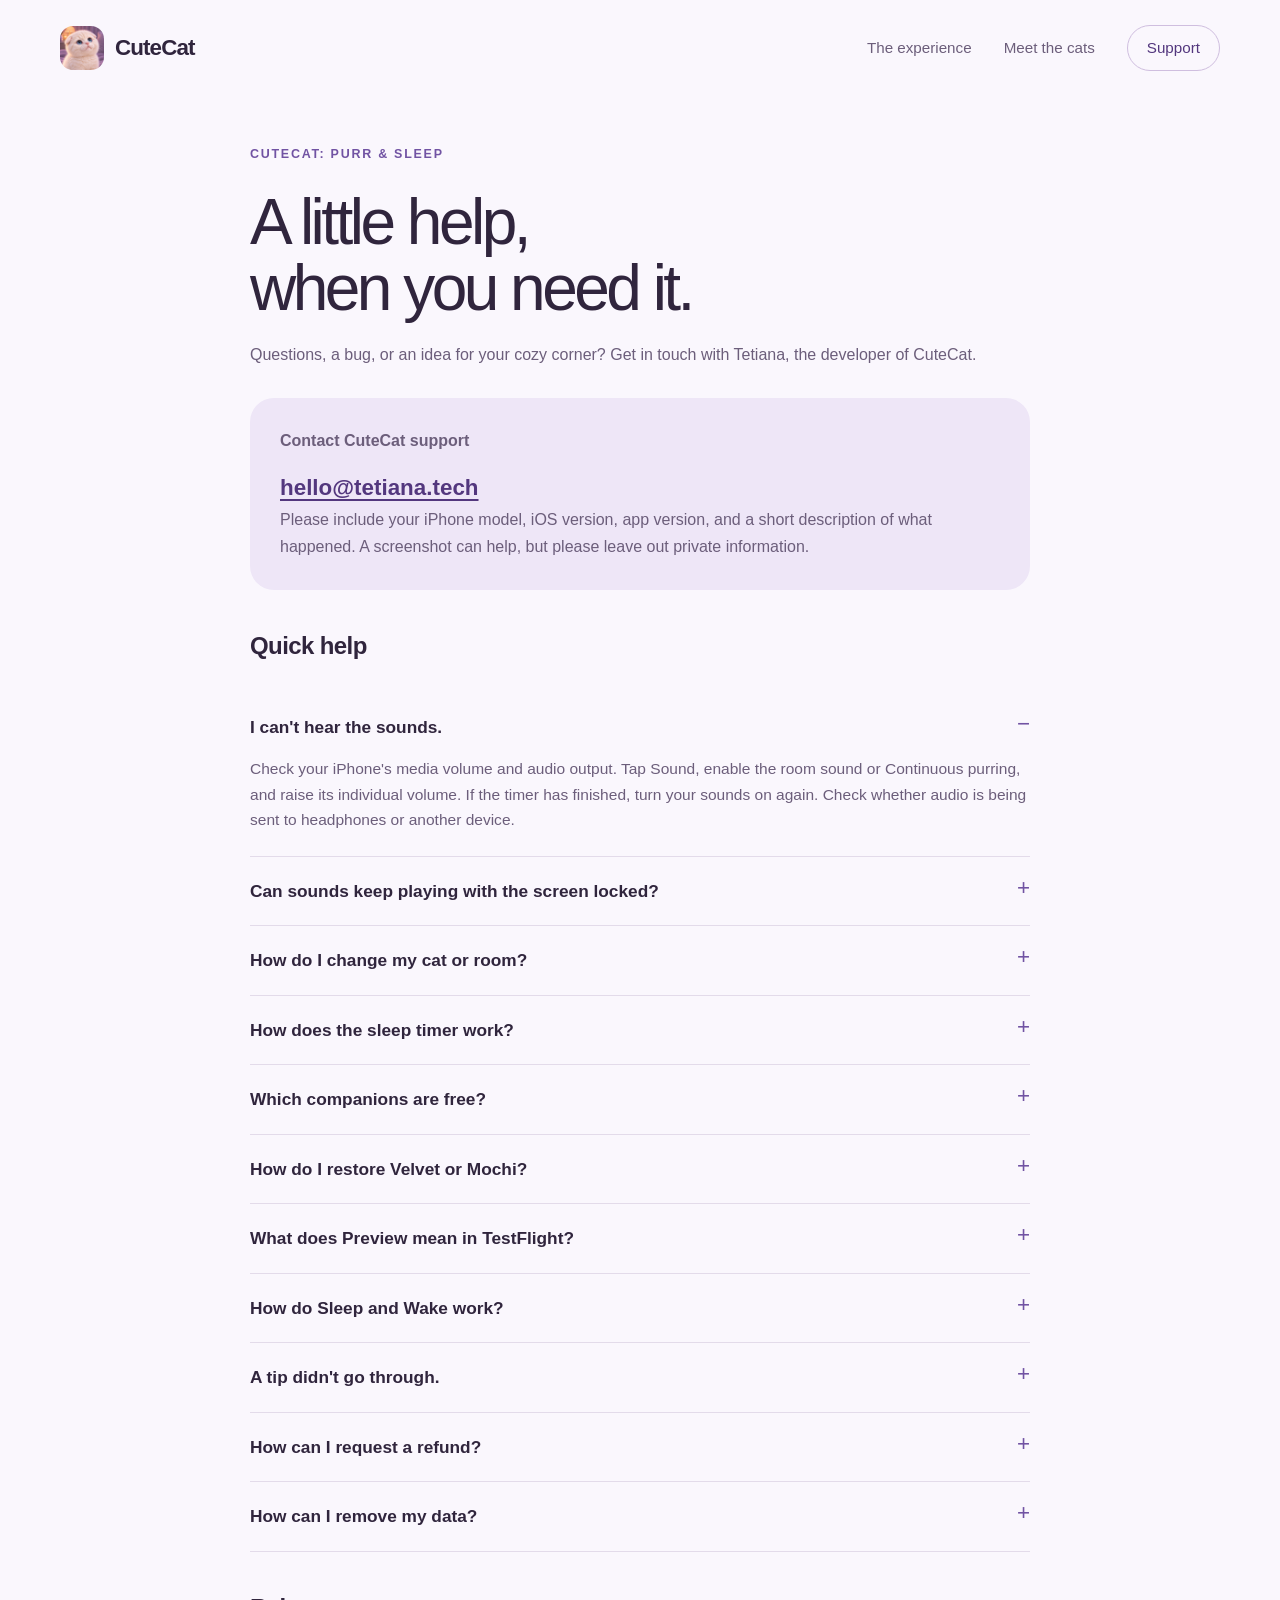
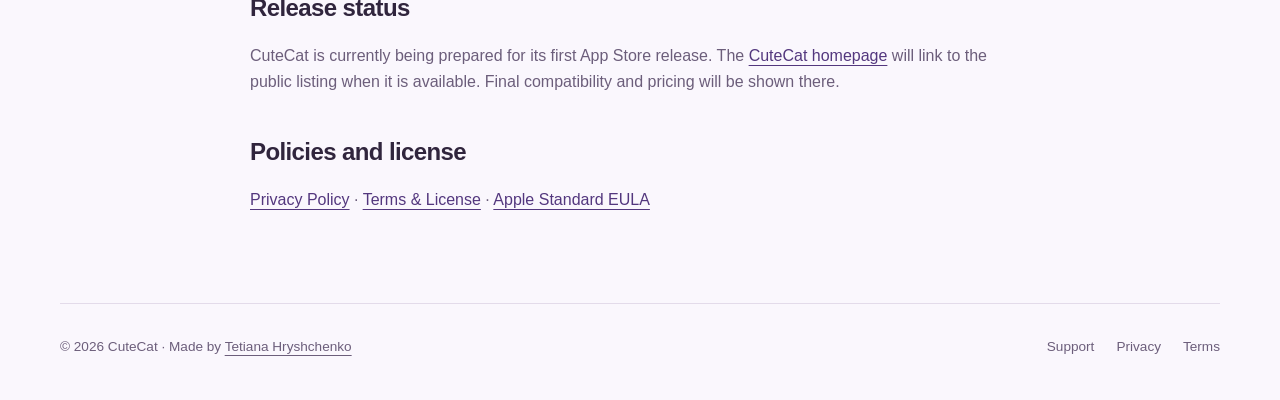
<file: cutecat/support/index.html>
<!doctype html>
<html lang="en"><head><meta charset="utf-8"><meta name="viewport" content="width=device-width, initial-scale=1"><meta name="theme-color" content="#faf7fd"><meta name="color-scheme" content="light"><meta name="referrer" content="strict-origin-when-cross-origin">
<title>Support | CuteCat: Purr &amp; Sleep</title><meta name="description" content="Get help with CuteCat sounds, sleep timer, cat and room choices, purchases, and privacy. Contact the developer directly."><link rel="canonical" href="https://tetiana.tech/cutecat/support/">
<meta property="og:type" content="website"><meta property="og:site_name" content="CuteCat"><meta property="og:title" content="Support | CuteCat: Purr &amp; Sleep"><meta property="og:description" content="Get help with CuteCat sounds, sleep timer, cat and room choices, purchases, and privacy. Contact the developer directly."><meta property="og:url" content="https://tetiana.tech/cutecat/support/"><meta property="og:image" content="https://tetiana.tech/cutecat/assets/icon.png"><meta property="og:image:alt" content="A fluffy white CuteCat kitten in a lavender room"><meta name="twitter:card" content="summary"><link rel="icon" type="image/png" href="../assets/icon.png"><link rel="apple-touch-icon" href="../assets/icon.png"><link rel="stylesheet" href="../styles.css"></head><body><a class="skip" href="#main">Skip to content</a><header class="site-header wrap"><a class="brand" href="../" aria-label="CuteCat home"><img src="../assets/icon.png" alt="" width="44" height="44">CuteCat</a><nav class="nav" aria-label="Main navigation"><a class="desktop-link" href="../#experience">The experience</a><a class="desktop-link" href="../#screenshots">Meet the cats</a><a class="nav-contact" href="../support/">Support</a></nav></header><main id="main" class="legal-main wrap"><p class="eyebrow">CuteCat: Purr &amp; Sleep</p><h1>A little help,<br>when you need it.</h1><p>Questions, a bug, or an idea for your cozy corner? Get in touch with Tetiana, the developer of CuteCat.</p><div class="contact-panel"><p><strong>Contact CuteCat support</strong></p><a class="email" href="mailto:hello@tetiana.tech?subject=CuteCat%20support">hello@tetiana.tech</a><p>Please include your iPhone model, iOS version, app version, and a short description of what happened. A screenshot can help, but please leave out private information.</p></div><h2>Quick help</h2><div class="faq-list">
<details open><summary>I can't hear the sounds.</summary><p>Check your iPhone's media volume and audio output. Tap Sound, enable the room sound or Continuous purring, and raise its individual volume. If the timer has finished, turn your sounds on again. Check whether audio is being sent to headphones or another device.</p></details>
<details><summary>Can sounds keep playing with the screen locked?</summary><p>Yes. Enabled room sounds and continuous purring can continue when you lock your iPhone or switch apps. The sleep timer fades them out when it ends. Open Sound and tap Stop all to stop playback sooner.</p><p>If playback stops unexpectedly, check whether the timer ended or your audio output changed. Reopen CuteCat and enable the sounds again. If it keeps happening, send us your app version and what happened just before the sound stopped.</p></details>
<details><summary>How do I change my cat or room?</summary><p>Tap the room name at the top of the screen to open Your companions. Tap a round cat portrait to see its details, then choose it or view its purchase options. Each cat has a matching room and ambient sound. You can also swipe across the room to change between available companions.</p></details>
<details><summary>How does the sleep timer work?</summary><p>Tap Sound and choose a duration under Turn sounds off after. The timer fades out all sounds when it ends, including while the screen is locked. Choose Off to cancel the timer, or Stop all to stop the audio and cancel the timer immediately.</p></details>
<details><summary>Which companions are free?</summary><p>Kitten, Maine Coon, and British are included. Velvet and Mochi are separate one-time purchases, each with its own room and ambient sound. Neither is a subscription. Optional tips support development and do not unlock companions.</p></details>
<details><summary>How do I restore Velvet or Mochi?</summary><p>Open Your companions by tapping the room name, then tap Restore purchases. Use the Apple Account that made the original purchase and connect to the internet. You can also restore from a premium companion's detail screen. If it still appears locked, contact support with the companion name and app version.</p></details>
<details><summary>What does Preview mean in TestFlight?</summary><p>TestFlight testers may see Preview Velvet or Preview Mochi. This lets you try that companion for the current session. It does not record a purchase and ends when you close and relaunch CuteCat or choose End TestFlight previews. Purchased access and Restore purchases are separate.</p></details>
<details><summary>How do Sleep and Wake work?</summary><p>Tap Sleep to let the room dim and your cat settle down. Tap Wake when you want your cat awake again. The sleep timer controls when sounds stop; putting your cat to sleep does not set a timer automatically.</p></details>
<details><summary>A tip didn't go through.</summary><p>Tips are optional. If products do not load, check your internet connection and try again later. A pending purchase may need Apple's or a parent's approval. You can keep using CuteCat while a purchase is pending.</p></details>
<details><summary>How can I request a refund?</summary><p>Apple processes in-app purchases. Visit <a href="https://reportaproblem.apple.com/">reportaproblem.apple.com</a> to check your purchase and request a refund. Eligibility depends on Apple's policies and applicable law.</p></details>
<details><summary>How can I remove my data?</summary><p>CuteCat has no account to delete. Cat and room preferences are stored locally. Use Delete App in iOS to remove local app data, and manage backups through your device or Apple settings. To request deletion of support correspondence, email us. More details are in our <a href="../privacy/">Privacy Policy</a>.</p></details>
</div><h2>Release status</h2><p>CuteCat is currently being prepared for its first App Store release. The <a href="../">CuteCat homepage</a> will link to the public listing when it is available. Final compatibility and pricing will be shown there.</p><h2>Policies and license</h2><p><a href="../privacy/">Privacy Policy</a> · <a href="../terms/">Terms &amp; License</a> · <a href="https://www.apple.com/legal/internet-services/itunes/dev/stdeula/">Apple Standard EULA</a></p></main><footer class="site-footer wrap"><span>© 2026 CuteCat · Made by <a href="https://tetiana.tech/">Tetiana Hryshchenko</a></span><nav class="footer-links" aria-label="Footer"><a href="../support/">Support</a><a href="../privacy/">Privacy</a><a href="../terms/">Terms</a></nav></footer></body></html>
</file>
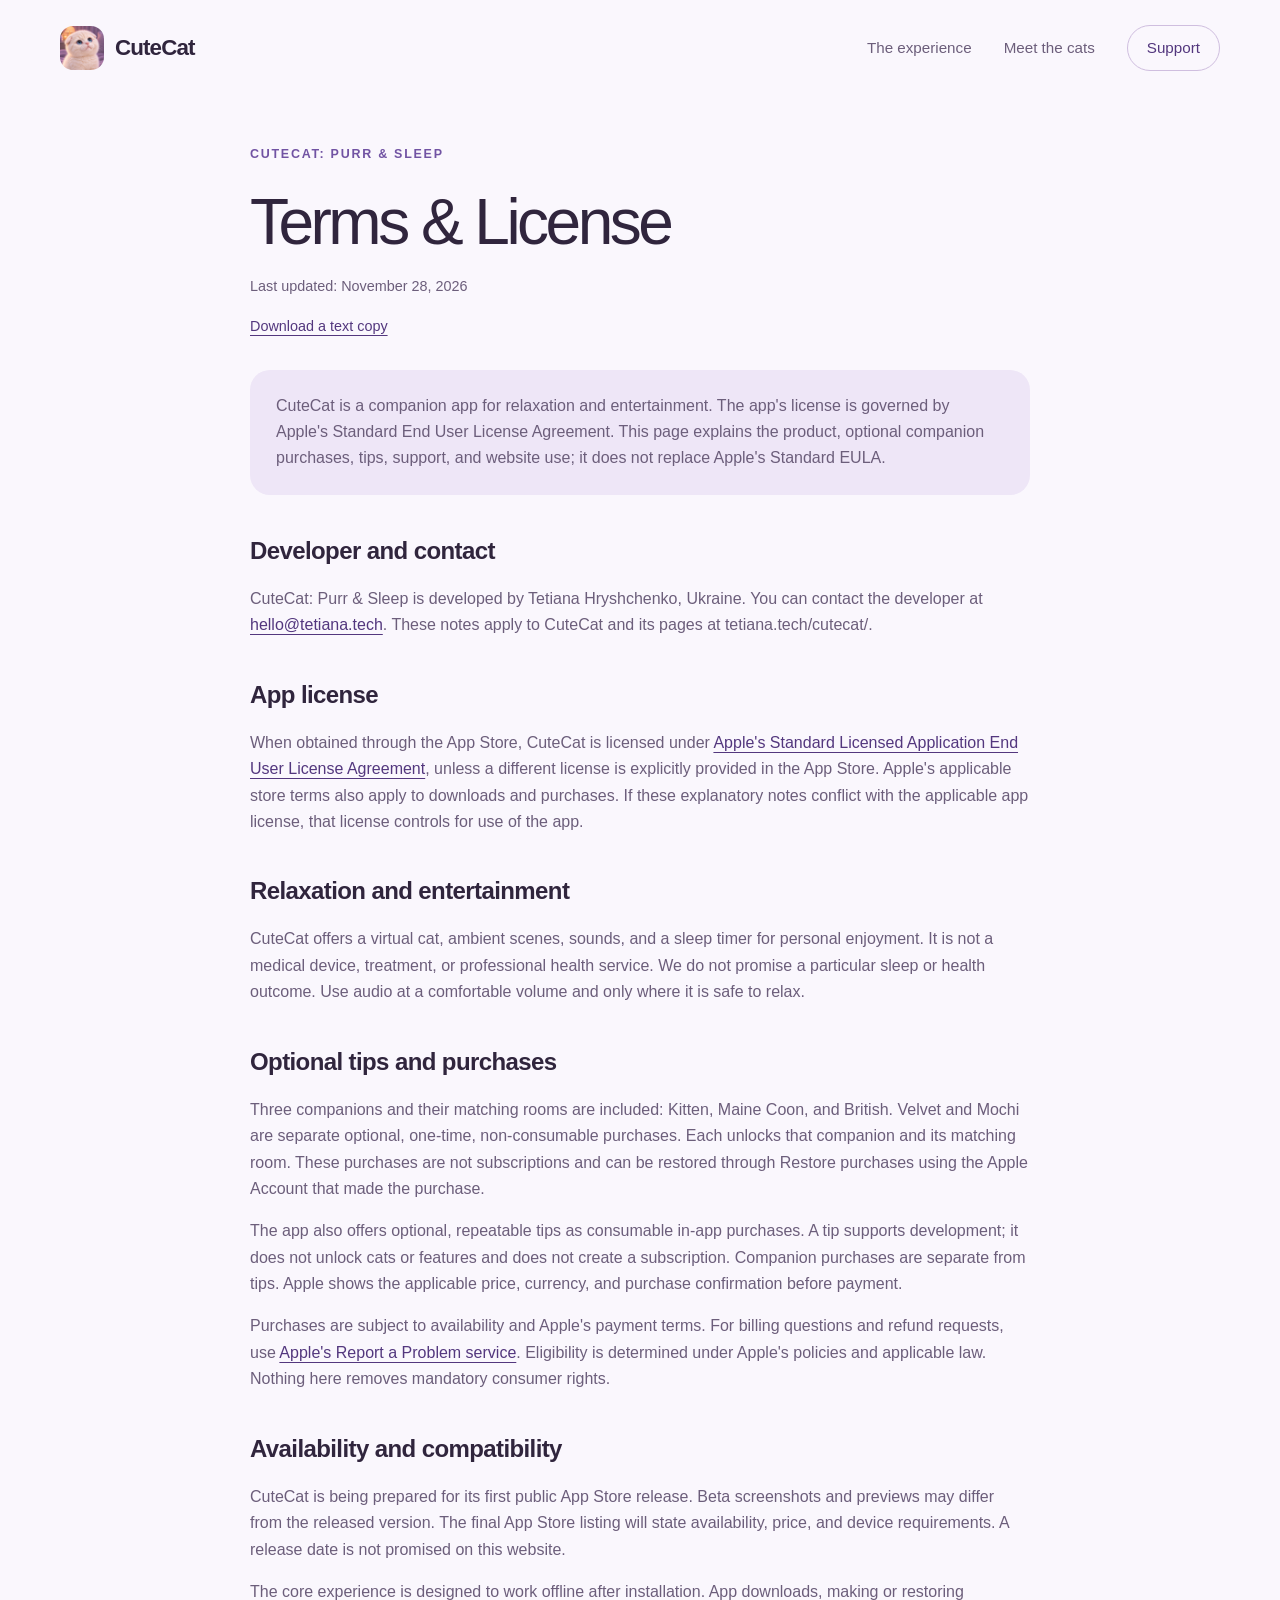
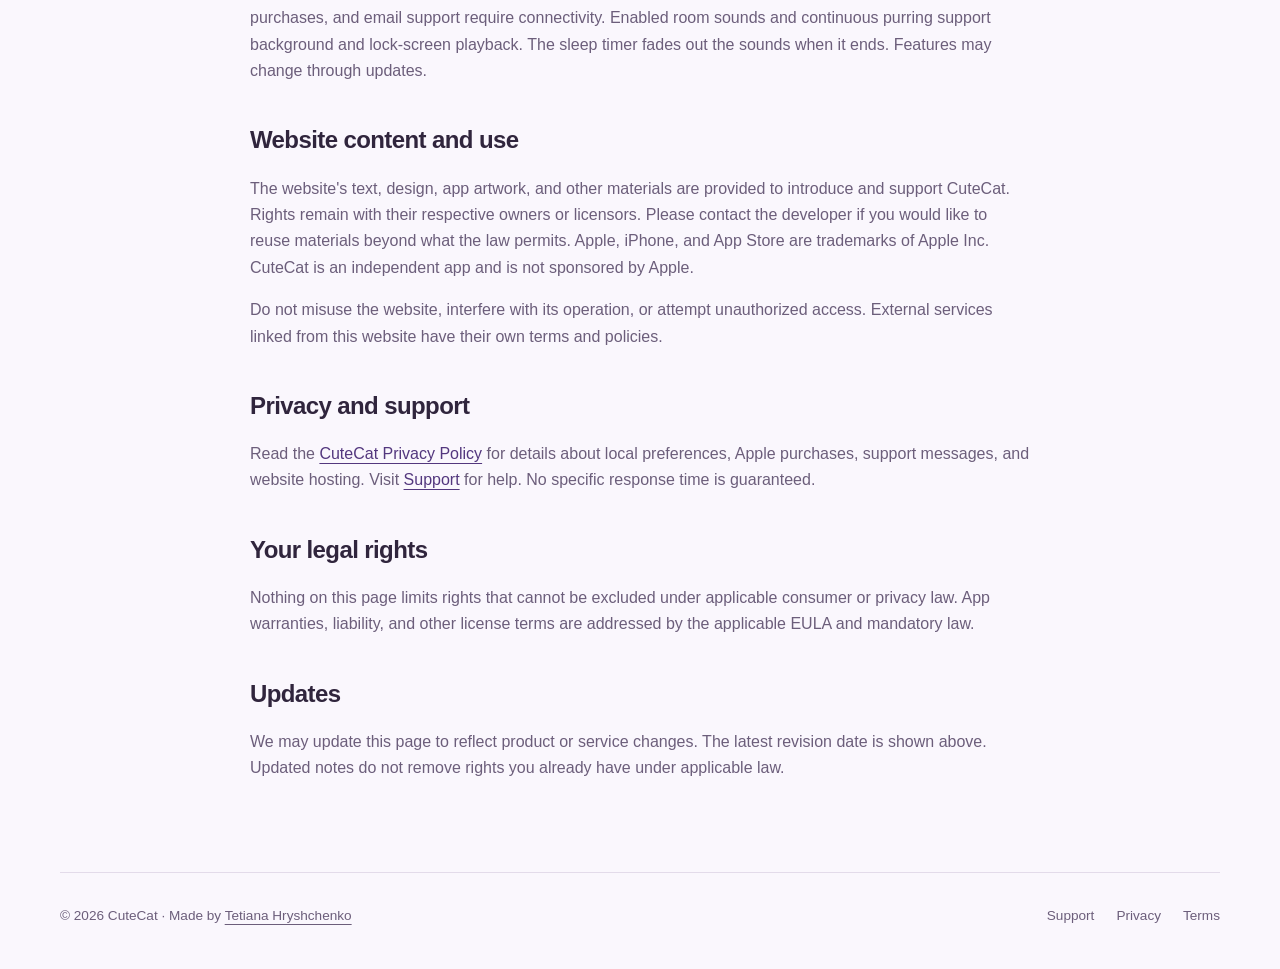
<file: cutecat/terms/index.html>
<!doctype html>
<html lang="en"><head><meta charset="utf-8"><meta name="viewport" content="width=device-width, initial-scale=1"><meta name="theme-color" content="#faf7fd"><meta name="color-scheme" content="light"><meta name="referrer" content="strict-origin-when-cross-origin">
<title>Terms &amp; License | CuteCat</title><meta name="description" content="CuteCat app license, optional companion purchases, tips, support, and website terms."><link rel="canonical" href="https://tetiana.tech/cutecat/terms/">
<meta property="og:type" content="website"><meta property="og:site_name" content="CuteCat"><meta property="og:title" content="Terms &amp; License | CuteCat"><meta property="og:description" content="CuteCat app license, optional companion purchases, tips, support, and website terms."><meta property="og:url" content="https://tetiana.tech/cutecat/terms/"><meta property="og:image" content="https://tetiana.tech/cutecat/assets/icon.png"><meta property="og:image:alt" content="A fluffy white CuteCat kitten in a lavender room"><meta name="twitter:card" content="summary"><link rel="icon" type="image/png" href="../assets/icon.png"><link rel="apple-touch-icon" href="../assets/icon.png"><link rel="stylesheet" href="../styles.css"></head><body><a class="skip" href="#main">Skip to content</a><header class="site-header wrap"><a class="brand" href="../" aria-label="CuteCat home"><img src="../assets/icon.png" alt="" width="44" height="44">CuteCat</a><nav class="nav" aria-label="Main navigation"><a class="desktop-link" href="../#experience">The experience</a><a class="desktop-link" href="../#screenshots">Meet the cats</a><a class="nav-contact" href="../support/">Support</a></nav></header><main id="main" class="legal-main wrap"><p class="eyebrow">CuteCat: Purr &amp; Sleep</p><h1>Terms & License</h1><p class="legal-meta">Last updated: November 28, 2026</p><a class="legal-download" href="../legal/CuteCat_Terms_and_License.txt" download>Download a text copy</a><div class="legal-summary"><p>CuteCat is a companion app for relaxation and entertainment. The app's license is governed by Apple's Standard End User License Agreement. This page explains the product, optional companion purchases, tips, support, and website use; it does not replace Apple's Standard EULA.</p></div>
<h2>Developer and contact</h2><p>CuteCat: Purr &amp; Sleep is developed by Tetiana Hryshchenko, Ukraine. You can contact the developer at <a href="mailto:hello@tetiana.tech?subject=CuteCat%20terms">hello@tetiana.tech</a>. These notes apply to CuteCat and its pages at tetiana.tech/cutecat/.</p>
<h2>App license</h2><p>When obtained through the App Store, CuteCat is licensed under <a href="https://www.apple.com/legal/internet-services/itunes/dev/stdeula/">Apple's Standard Licensed Application End User License Agreement</a>, unless a different license is explicitly provided in the App Store. Apple's applicable store terms also apply to downloads and purchases. If these explanatory notes conflict with the applicable app license, that license controls for use of the app.</p>
<h2>Relaxation and entertainment</h2><p>CuteCat offers a virtual cat, ambient scenes, sounds, and a sleep timer for personal enjoyment. It is not a medical device, treatment, or professional health service. We do not promise a particular sleep or health outcome. Use audio at a comfortable volume and only where it is safe to relax.</p>
<h2>Optional tips and purchases</h2><p>Three companions and their matching rooms are included: Kitten, Maine Coon, and British. Velvet and Mochi are separate optional, one-time, non-consumable purchases. Each unlocks that companion and its matching room. These purchases are not subscriptions and can be restored through Restore purchases using the Apple Account that made the purchase.</p><p>The app also offers optional, repeatable tips as consumable in-app purchases. A tip supports development; it does not unlock cats or features and does not create a subscription. Companion purchases are separate from tips. Apple shows the applicable price, currency, and purchase confirmation before payment.</p><p>Purchases are subject to availability and Apple's payment terms. For billing questions and refund requests, use <a href="https://reportaproblem.apple.com/">Apple's Report a Problem service</a>. Eligibility is determined under Apple's policies and applicable law. Nothing here removes mandatory consumer rights.</p>
<h2>Availability and compatibility</h2><p>CuteCat is being prepared for its first public App Store release. Beta screenshots and previews may differ from the released version. The final App Store listing will state availability, price, and device requirements. A release date is not promised on this website.</p><p>The core experience is designed to work offline after installation. App downloads, making or restoring purchases, and email support require connectivity. Enabled room sounds and continuous purring support background and lock-screen playback. The sleep timer fades out the sounds when it ends. Features may change through updates.</p>
<h2>Website content and use</h2><p>The website's text, design, app artwork, and other materials are provided to introduce and support CuteCat. Rights remain with their respective owners or licensors. Please contact the developer if you would like to reuse materials beyond what the law permits. Apple, iPhone, and App Store are trademarks of Apple Inc. CuteCat is an independent app and is not sponsored by Apple.</p><p>Do not misuse the website, interfere with its operation, or attempt unauthorized access. External services linked from this website have their own terms and policies.</p>
<h2>Privacy and support</h2><p>Read the <a href="../privacy/">CuteCat Privacy Policy</a> for details about local preferences, Apple purchases, support messages, and website hosting. Visit <a href="../support/">Support</a> for help. No specific response time is guaranteed.</p>
<h2>Your legal rights</h2><p>Nothing on this page limits rights that cannot be excluded under applicable consumer or privacy law. App warranties, liability, and other license terms are addressed by the applicable EULA and mandatory law.</p>
<h2>Updates</h2><p>We may update this page to reflect product or service changes. The latest revision date is shown above. Updated notes do not remove rights you already have under applicable law.</p></main><footer class="site-footer wrap"><span>© 2026 CuteCat · Made by <a href="https://tetiana.tech/">Tetiana Hryshchenko</a></span><nav class="footer-links" aria-label="Footer"><a href="../support/">Support</a><a href="../privacy/">Privacy</a><a href="../terms/">Terms</a></nav></footer></body></html>
</file>
<file: cutecat/styles.css>
:root{--ink:#30253d;--muted:#6c5e7b;--purple:#7153a3;--purple-dark:#53377e;--paper:#faf7fd;--line:#e3dbea;--soft:#eee6f7;--night:#241d33;color-scheme:light;font-family:ui-rounded,'SF Pro Rounded',-apple-system,BlinkMacSystemFont,'Segoe UI',sans-serif;color:var(--ink);background:var(--paper);font-synthesis:none}
*{box-sizing:border-box}html{scroll-behavior:smooth;scroll-padding-top:100px}body{margin:0;font-size:1rem;line-height:1.65}a{color:inherit;text-underline-offset:4px}button{font:inherit}img{display:block;max-width:100%}button,a{-webkit-tap-highlight-color:transparent}a:focus-visible,button:focus-visible,summary:focus-visible{outline:3px solid #a079d2;outline-offset:5px}h1,h2,h3,p{margin-top:0}h1,h2{font-weight:500;letter-spacing:-.055em;line-height:1.04}h3{font-size:1.2rem;line-height:1.3;letter-spacing:-.02em}p{color:var(--muted)}.wrap{width:min(1160px,calc(100% - 64px));margin:auto}.skip{position:fixed;top:-80px;left:20px;z-index:50;background:white;padding:12px}.skip:focus{top:12px}.site-header{height:96px;display:flex;align-items:center;justify-content:space-between;gap:24px}.brand{display:inline-flex;align-items:center;gap:11px;text-decoration:none;font-size:1.4rem;font-weight:650;letter-spacing:-.04em}.brand img{width:44px;height:44px;border-radius:13px}.nav{display:flex;align-items:center;gap:32px}.nav a{text-decoration:none;font-size:.95rem;color:var(--muted)}.nav a:hover{color:var(--purple)}.nav .nav-contact{padding:9px 19px;border:1px solid #cfbedf;border-radius:99px;color:var(--purple-dark)}.eyebrow{font-size:.78rem;text-transform:uppercase;letter-spacing:.14em;font-weight:650;color:var(--purple);margin-bottom:24px}.hero{display:grid;grid-template-columns:1.05fr 1fr;align-items:center;gap:70px;padding:34px 0 80px;min-height:730px}.hero h1{font-size:clamp(3.6rem,5.6vw,5.1rem);margin-bottom:26px}.hero h1 em{font-family:Georgia,'Times New Roman',serif;color:var(--purple);font-weight:400}.hero-copy>p:not(.eyebrow):not(.micro){font-size:1.15rem;max-width:405px;line-height:1.7}.actions{display:flex;align-items:center;gap:25px;flex-wrap:wrap;margin:32px 0 18px}.button{border:0;border-radius:100px;padding:15px 26px;text-decoration:none;display:inline-flex;align-items:center;justify-content:center;gap:12px;background:var(--purple);color:white;font-size:1rem;font-weight:600;cursor:pointer;transition:background .2s,transform .2s}.button:hover{background:var(--purple-dark);transform:translateY(-2px)}.button.light{background:white;color:var(--purple-dark)}.text-link{font-size:.95rem;text-decoration-thickness:1px}.micro{font-size:.85rem;color:var(--muted)}.hero-art{position:relative;min-width:0}.scene{height:580px;position:relative;border-radius:160px 160px 28px 28px;overflow:hidden;background:#9a80ac;box-shadow:0 25px 70px #5e3e7521}.scene-bg{position:absolute;inset:0;width:100%;height:100%;object-fit:cover}.scene-cat{position:absolute;width:88%;height:auto;bottom:-1%;left:7%;filter:drop-shadow(0 15px 13px #3f234742)}.scene-caption{position:absolute;left:20px;right:20px;bottom:20px;display:flex;gap:12px;align-items:center;color:white;font-size:.85rem;padding:12px 17px;border-radius:18px;background:#37243b80;backdrop-filter:blur(16px)}.scene-caption svg{width:23px;height:23px;flex:none}.floating-note{position:absolute;top:61px;left:-34px;background:#fffcf4;box-shadow:0 8px 35px #573b6b19;padding:11px 18px;border:1px solid #eee2d9;border-radius:100px;transform:rotate(-6deg);font-family:Georgia,serif;font-style:italic;font-size:1.1rem}.sparkle{position:absolute;right:-21px;top:18px;color:#b19ac7;font-size:3.4rem;font-weight:300}.promise-bar{border-block:1px solid var(--line);display:flex;justify-content:space-around;gap:20px;padding:23px 0;font-size:.93rem;color:var(--muted)}.promise-bar span{display:flex;align-items:center;gap:9px}.promise-bar svg{width:18px;height:18px;color:var(--purple)}.intro{text-align:center;padding:108px 0 70px;max-width:700px;margin:auto}.intro h2,.section-title{font-size:clamp(2.5rem,4vw,3.8rem);margin-bottom:24px}.intro p{font-size:1.1rem;max-width:560px;margin:0 auto}.feature-grid{display:grid;grid-template-columns:repeat(3,1fr);gap:44px;padding-bottom:100px}.feature{border-top:1px solid #d5c4e5;padding-top:28px}.feature-icon{width:42px;height:42px;color:var(--purple);margin-bottom:22px}.feature p{font-size:1rem;margin:0}.room-section{background:var(--soft);padding:86px 0}.room-layout{display:grid;grid-template-columns:1fr 1fr;align-items:center;gap:90px}.room-display{position:relative;aspect-ratio:4/4.5;border-radius:28px;overflow:hidden;background:#9a80ac}.room-display img{width:100%;height:100%;object-fit:cover;object-position:50% 70%}.room-caption{position:absolute;bottom:18px;left:18px;color:white;background:#30253dad;padding:7px 14px;border-radius:30px;font-size:.85rem}.room-copy p{max-width:440px}.room-options{display:flex;flex-wrap:wrap;gap:10px;margin-top:25px}.room-options button{border:1px solid #cabbda;background:transparent;color:var(--ink);border-radius:100px;padding:10px 17px;cursor:pointer;font-size:.9rem}.room-options button[aria-pressed=true]{background:var(--purple-dark);color:white;border-color:var(--purple-dark)}.room-options button:hover{border-color:var(--purple-dark)}.sound-list{display:flex;flex-wrap:wrap;gap:10px 22px;font-size:.94rem;margin-top:28px;color:var(--purple-dark)}.sound-list span:before{content:'♪';margin-right:8px}.screens-section{padding:105px 0}.screens-heading{display:flex;justify-content:space-between;gap:70px;align-items:end;margin-bottom:52px}.screens-heading h2{max-width:510px;margin-bottom:0}.screens-heading p{max-width:330px;margin-bottom:0}.screens{display:grid;grid-template-columns:1fr 1fr;gap:32px;max-width:760px;margin:0 auto}.screen-card{margin:0;padding:28px 28px 20px;background:#eee7f5;border-radius:28px}.screen-card:nth-child(2){background:#f0e8e4}.phone{width:100%;border:7px solid #2f2935;border-radius:39px;overflow:hidden;box-shadow:0 18px 30px #392d4520;background:#34263e}.phone img{width:100%;height:auto}.screen-card figcaption{padding:22px 0 0;font-size:.95rem;font-weight:600}.screen-card figcaption span{display:block;font-size:.85rem;font-weight:400;color:var(--muted)}.screens-note{text-align:center;font-size:.85rem;margin-top:25px}.quiet-section{background:var(--night);color:white;padding:78px 0}.quiet-layout{display:grid;grid-template-columns:1fr 1fr;gap:90px;align-items:center}.quiet-section .eyebrow{color:#c0abd9}.quiet-section h2{font-size:clamp(2.7rem,4vw,3.7rem);margin-bottom:0}.quiet-section p{color:#d1c5df}.quiet-section a{color:#e1caef}.faq-section{padding:100px 0;display:grid;grid-template-columns:.85fr 1.15fr;gap:80px}.faq-section h2{font-size:3.2rem}.faq-list details{border-bottom:1px solid var(--line);padding:20px 0}.faq-list details:first-child{padding-top:0}.faq-list summary{list-style:none;cursor:pointer;font-size:1.08rem;font-weight:550;display:flex;justify-content:space-between;gap:20px}.faq-list summary::-webkit-details-marker{display:none}.faq-list summary:after{content:'+';font-weight:400;color:var(--purple);font-size:1.4rem;line-height:1}.faq-list details[open] summary:after{content:'−'}.faq-list details p{padding-top:14px;margin-bottom:3px;font-size:.97rem}.launch-section{padding:0 0 85px}.launch-box{text-align:center;border-radius:36px;padding:60px 30px;background:#e9def3;position:relative;overflow:hidden}.launch-box img{width:70px;height:70px;border-radius:21px;margin:0 auto 24px;box-shadow:0 8px 25px #5e3b751a}.launch-box h2{font-size:clamp(2.5rem,4vw,3.8rem);margin-bottom:20px}.launch-box p{max-width:490px;margin:0 auto 26px}.launch-box .micro{margin:20px auto 0}.site-footer{border-top:1px solid var(--line);padding:32px 0 42px;display:flex;align-items:center;justify-content:space-between;gap:24px;font-size:.85rem;color:var(--muted)}.footer-links{display:flex;flex-wrap:wrap;gap:22px}.footer-links a{text-decoration:none}.footer-links a:hover{text-decoration:underline}.legal-main{max-width:780px;margin:48px auto 90px}.legal-main h1{font-size:clamp(2.8rem,5vw,4.5rem);margin-bottom:20px}.legal-main h2{font-size:1.5rem;font-weight:600;letter-spacing:-.025em;margin-top:40px;line-height:1.3}.legal-main p,.legal-main li{color:var(--muted);font-size:1rem}.legal-main a{color:var(--purple-dark);overflow-wrap:anywhere}.legal-main li{margin-bottom:10px}.legal-main ul{padding-left:23px}.legal-meta{font-size:.9rem!important}.legal-summary{padding:23px 26px;background:var(--soft);border-radius:20px;margin:30px 0}.legal-summary p{margin:0}.legal-download{font-size:.9rem}.contact-panel{background:var(--soft);padding:30px;border-radius:24px;margin:30px 0}.contact-panel .email{font-size:1.4rem;font-weight:600;overflow-wrap:anywhere}.contact-panel p:last-child{margin-bottom:0}.legal-main .faq-list{margin-top:32px}.legal-main .faq-list p{padding-top:14px}.legal-main .faq-list details{padding-top:20px}.legal-main .eyebrow{font-size:.78rem;color:var(--purple)}.legal-main .button{color:white}.noscript{font-size:.85rem}
.scene-cat{height:128%;width:auto;max-width:none;left:50%;bottom:-10%;transform:translateX(-50%)}
@media(min-width:1500px){.hero{gap:100px}.scene{height:620px}}
@media(max-width:950px){.hero{gap:35px;min-height:auto;padding-bottom:60px}.hero h1{font-size:3.8rem}.scene{height:500px}.floating-note{left:-12px;top:50px}.room-layout{gap:45px}.quiet-layout{gap:50px}.faq-section{gap:40px}.nav{gap:22px}}
@media(max-width:700px){.wrap{width:calc(100% - 40px)}.site-header{height:83px;gap:15px}.brand{font-size:1.25rem}.brand img{width:38px;height:38px;border-radius:11px}.nav{gap:16px}.nav a{font-size:.87rem}.nav .desktop-link{display:none}.nav .nav-contact{padding:7px 14px}.hero{grid-template-columns:1fr;gap:40px;padding-top:30px;padding-bottom:40px}.hero h1{font-size:clamp(3.7rem,13vw,5rem)}.hero-copy>p:not(.eyebrow):not(.micro){font-size:1.05rem;max-width:390px}.eyebrow{margin-bottom:20px}.actions{margin-top:25px;gap:22px}.hero-art{width:min(100%,410px);margin:auto}.scene{height:510px;border-radius:145px 145px 24px 24px}.floating-note{left:4px;top:48px}.sparkle{right:0;font-size:2.8rem}.promise-bar{flex-wrap:wrap;justify-content:center;gap:12px 25px;font-size:.83rem;padding:20px 0}.intro{padding:65px 0 40px}.intro h2{font-size:2.7rem}.feature-grid{grid-template-columns:1fr;gap:30px;padding-bottom:65px}.feature{display:grid;grid-template-columns:44px 1fr;column-gap:20px;padding-top:24px}.feature-icon{grid-row:span 2;margin-bottom:0}.feature h3{margin-bottom:9px}.room-section{padding:55px 0}.room-layout{grid-template-columns:1fr;gap:32px}.room-copy{grid-row:1}.room-display{max-height:420px}.room-copy h2{font-size:2.9rem}.sound-list{gap:8px 18px}.screens-section{padding:65px 0}.screens-heading{display:block;margin-bottom:32px}.screens-heading h2{font-size:2.9rem;margin-bottom:20px}.screens-heading p{max-width:100%}.screens{gap:16px}.screen-card{padding:12px 10px 16px;border-radius:20px}.phone{border-width:4px;border-radius:24px}.screen-card figcaption{font-size:.88rem;padding-top:15px}.screen-card figcaption span{font-size:.78rem}.screens-note{font-size:.8rem;text-align:left}.quiet-section{padding:57px 0}.quiet-layout{grid-template-columns:1fr;gap:25px}.quiet-section h2{font-size:3rem}.faq-section{grid-template-columns:1fr;gap:28px;padding:65px 0}.faq-section h2{margin-bottom:12px;font-size:2.8rem}.launch-section{padding-bottom:55px}.launch-box{padding:45px 24px;border-radius:25px}.launch-box h2{font-size:2.7rem}.site-footer{flex-direction:column;align-items:flex-start;padding:26px 0 35px;gap:18px}.footer-links{gap:18px}.legal-main{margin:30px auto 65px}.legal-main h1{font-size:3rem}.legal-main h2{font-size:1.35rem}.legal-summary{padding:20px}.contact-panel{padding:24px}.contact-panel .email{font-size:1.2rem}}
@media(max-width:370px){.wrap{width:calc(100% - 32px)}.hero h1{font-size:3.35rem}.scene{height:440px}.nav .nav-contact{padding:7px 10px}.screens{gap:10px}.screen-card{padding:8px 7px 12px}.footer-links{gap:14px}}
@media(prefers-reduced-motion:reduce){html{scroll-behavior:auto}*,*:before,*:after{transition:none!important;animation:none!important}}
@media print{.site-header,.site-footer,.legal-download,.skip{display:none}.wrap,.legal-main{width:100%;max-width:none;margin:0}body{font-size:11pt;background:white}.legal-main h1{font-size:28pt}.legal-main h2{break-after:avoid}.legal-main p,.legal-main li{font-size:11pt}.legal-summary{background:transparent;border:1px solid #ddd}}

.release-status{display:inline-block;padding:12px 20px;border:1px solid #cabbda;border-radius:100px;color:var(--purple-dark);font-weight:600;margin-bottom:14px}.maker-note{margin-top:24px}

/* Companion scenes and copy aligned with the build 31 source. */
.scene-current{background:#30253d}.scene-full{width:100%;height:100%;object-fit:cover;object-position:50% 60%}
.room-display img{object-position:50% 62%}
.companion-grid{display:grid;gap:24px}.included-grid{grid-template-columns:repeat(3,minmax(0,1fr))}.premium-grid{grid-template-columns:repeat(2,minmax(0,1fr))}
.companion-card{min-width:0;overflow:hidden;border:1px solid var(--line);border-radius:26px;background:#fffdfd}
.companion-picture{aspect-ratio:4/5;overflow:hidden;background:var(--soft)}.companion-picture img{width:100%;height:100%;object-fit:cover;object-position:50% 62%}
.premium-grid .companion-picture{aspect-ratio:1/1}.premium-grid .companion-picture img{object-position:50% 65%}
.companion-copy{padding:23px}.companion-copy h3{font-size:1.55rem;margin-bottom:8px}.companion-copy p{margin-bottom:14px;font-size:1rem}.companion-copy .companion-access{display:inline-block;font-size:.875rem;line-height:1.4;color:var(--purple-dark);background:var(--soft);padding:6px 10px;border-radius:20px;margin-bottom:16px}.companion-copy .companion-access.premium{background:#f0e4e6;color:#75434b}
.companion-copy .companion-mood{color:var(--ink);font-weight:550}.companion-copy .companion-atmosphere{font-size:.875rem;margin-bottom:0;padding-top:14px;border-top:1px solid var(--line)}
.premium-heading{margin:48px 0 24px;max-width:650px}.premium-heading h3{font-size:1.5rem;margin-bottom:12px}.premium-heading p{margin-bottom:0}
.ritual-strip{display:grid;grid-template-columns:repeat(3,minmax(0,1fr));gap:32px;padding-top:40px;margin-top:40px;border-top:1px solid var(--line)}.ritual-strip h3{margin-bottom:12px}.ritual-strip p{margin-bottom:0}
@media(max-width:850px){.included-grid{gap:14px}.companion-copy{padding:18px}.companion-copy h3{font-size:1.35rem}}
@media(max-width:700px){.included-grid,.premium-grid{grid-template-columns:1fr;gap:24px}.companion-card{display:grid;grid-template-columns:minmax(0,.9fr) minmax(0,1.1fr);align-items:stretch}.companion-picture,.premium-grid .companion-picture{aspect-ratio:auto;min-height:300px}.companion-picture img,.premium-grid .companion-picture img{object-position:50% 62%}.companion-copy{padding:20px 16px}.companion-copy p{font-size:1rem}.companion-copy .companion-access,.companion-copy .companion-atmosphere{font-size:.875rem}.ritual-strip{grid-template-columns:1fr;gap:25px}.premium-heading{margin-top:35px}}
@media(max-width:430px){.companion-card{display:block}.companion-picture,.premium-grid .companion-picture{aspect-ratio:4/4.5;min-height:0}.companion-copy{padding:23px}}
</file>
